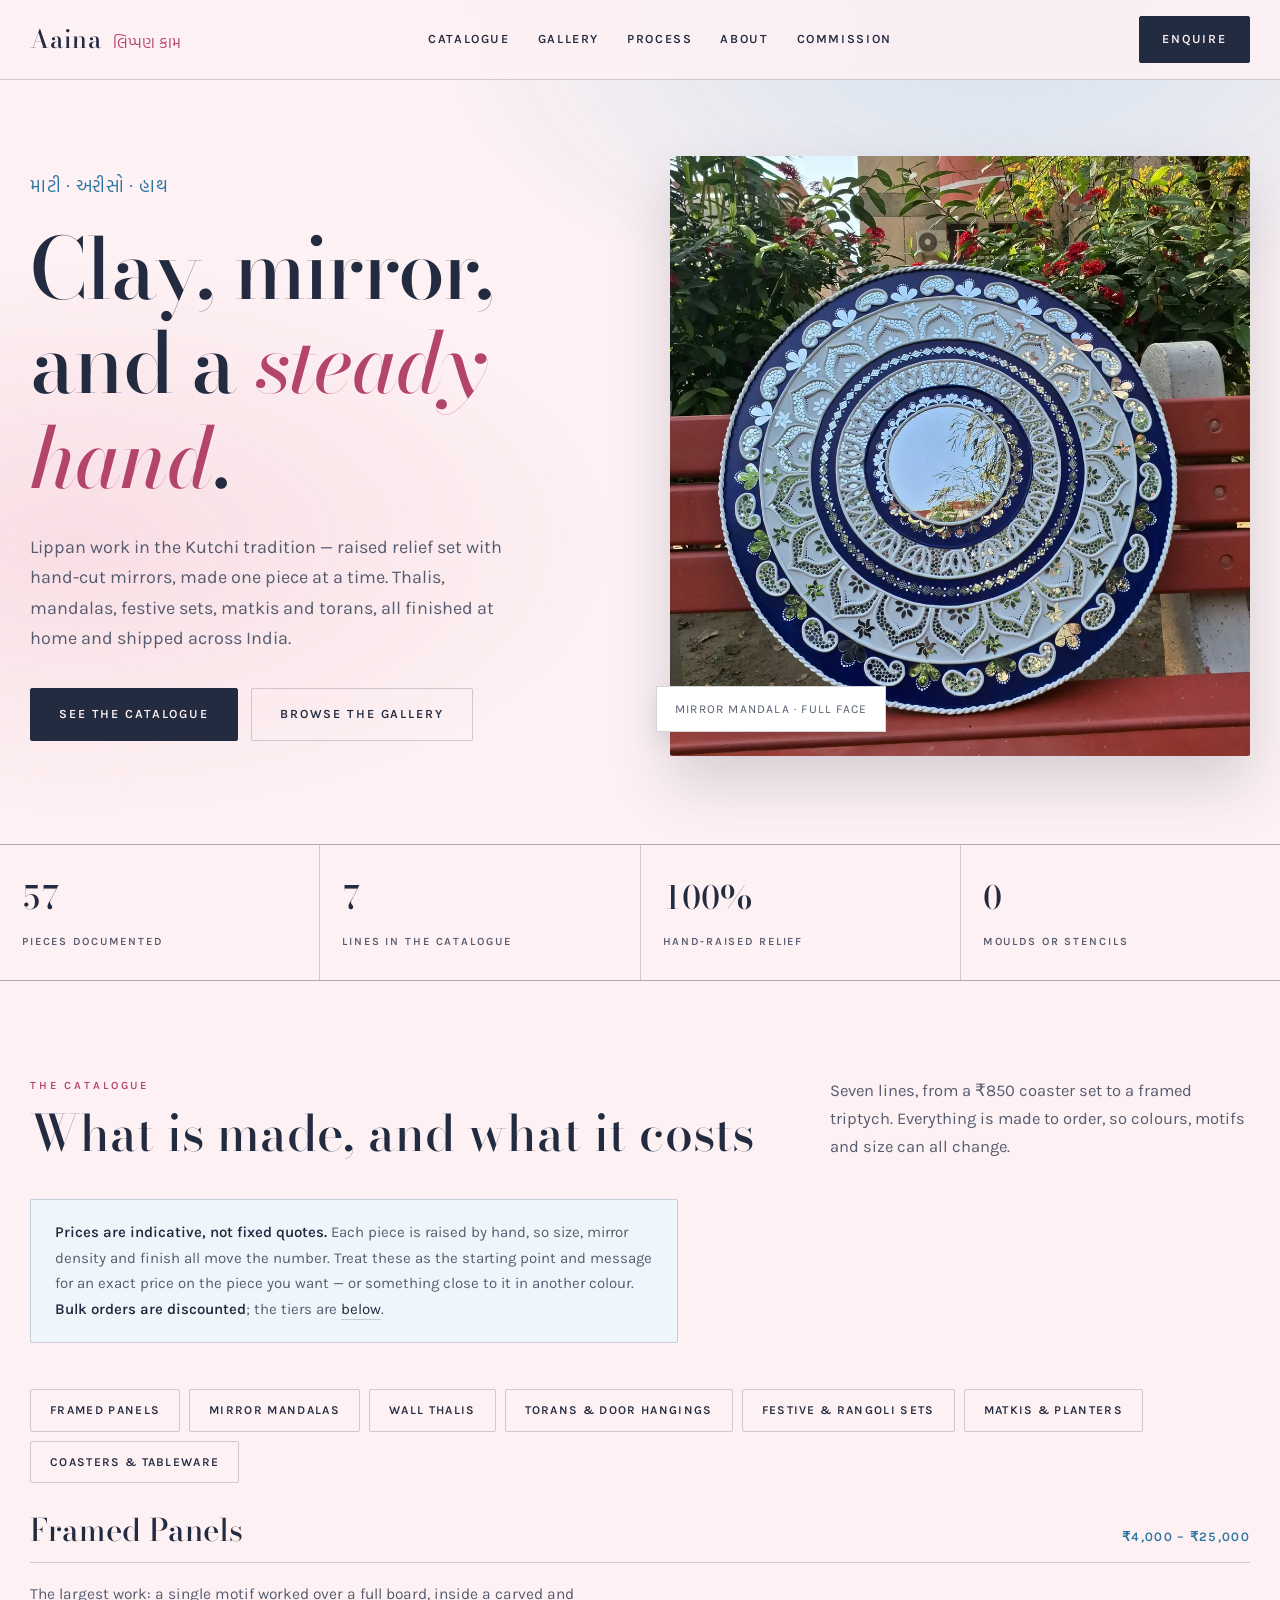
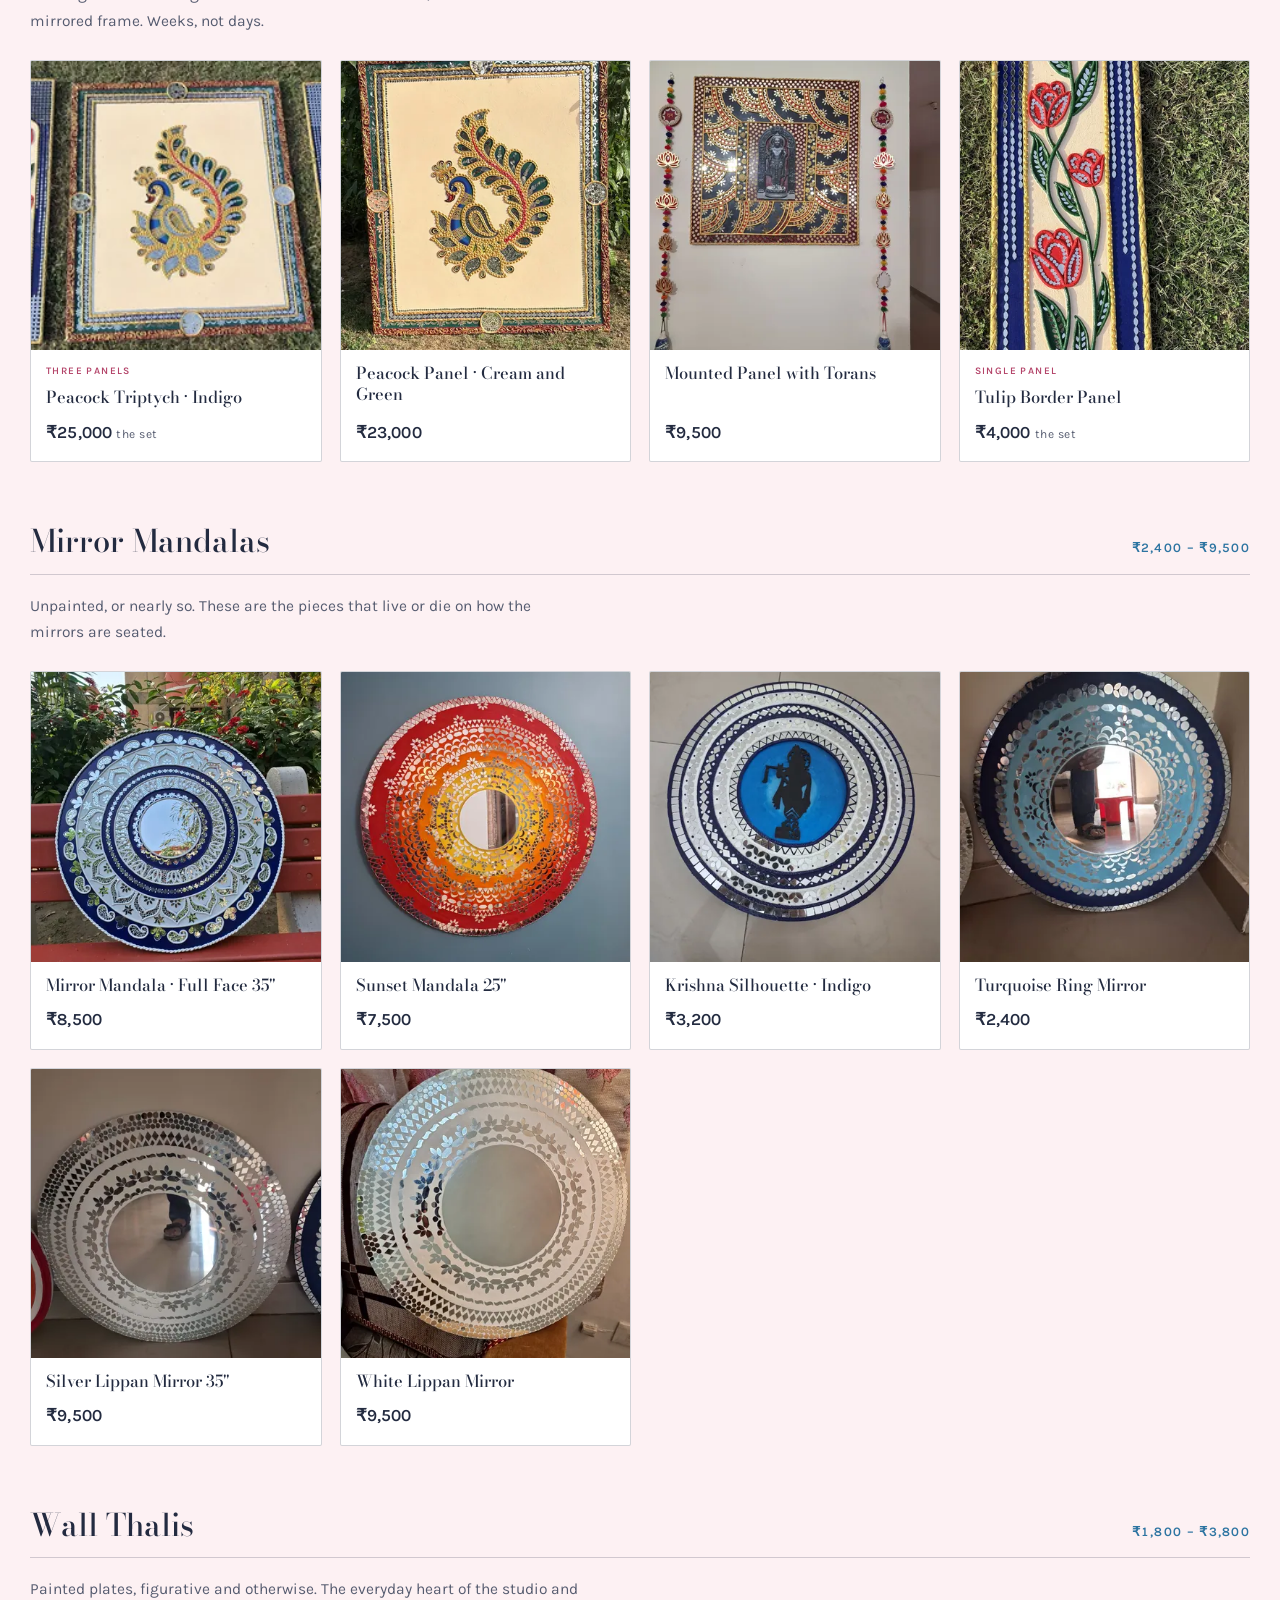
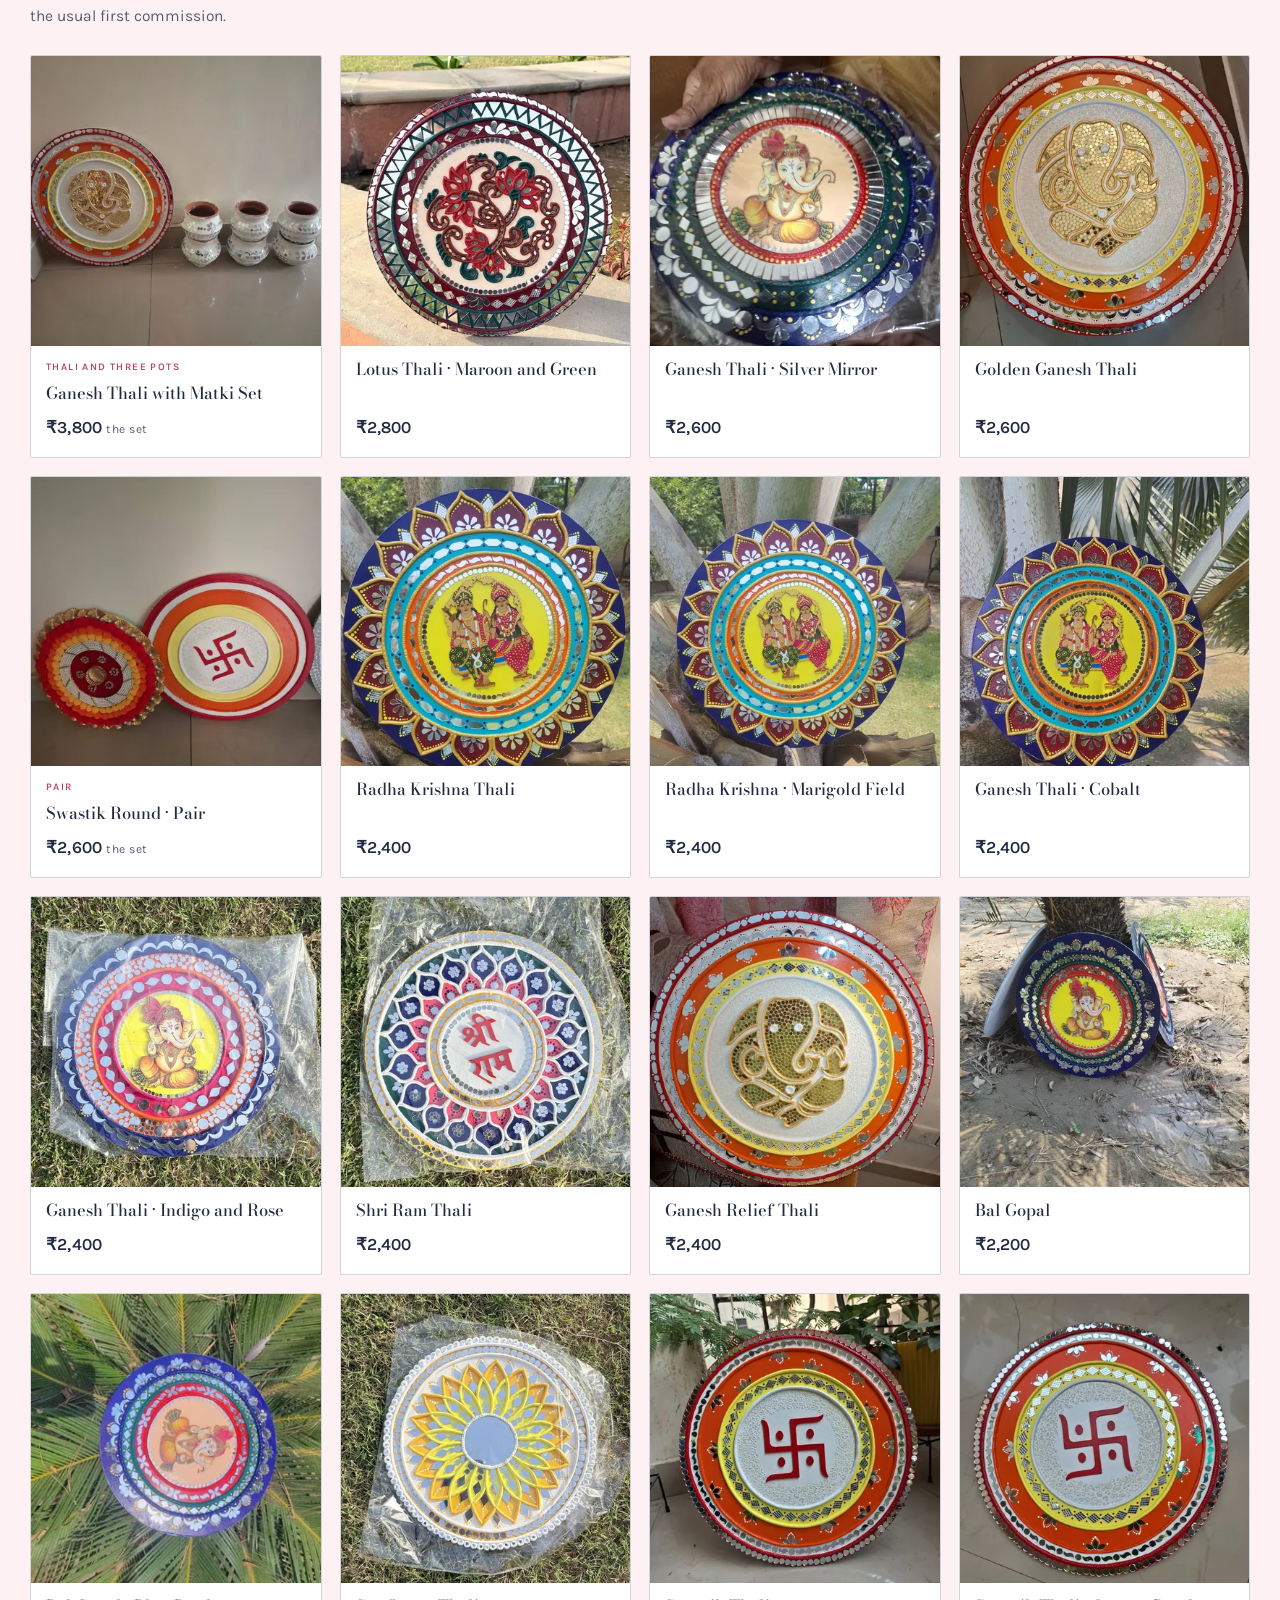
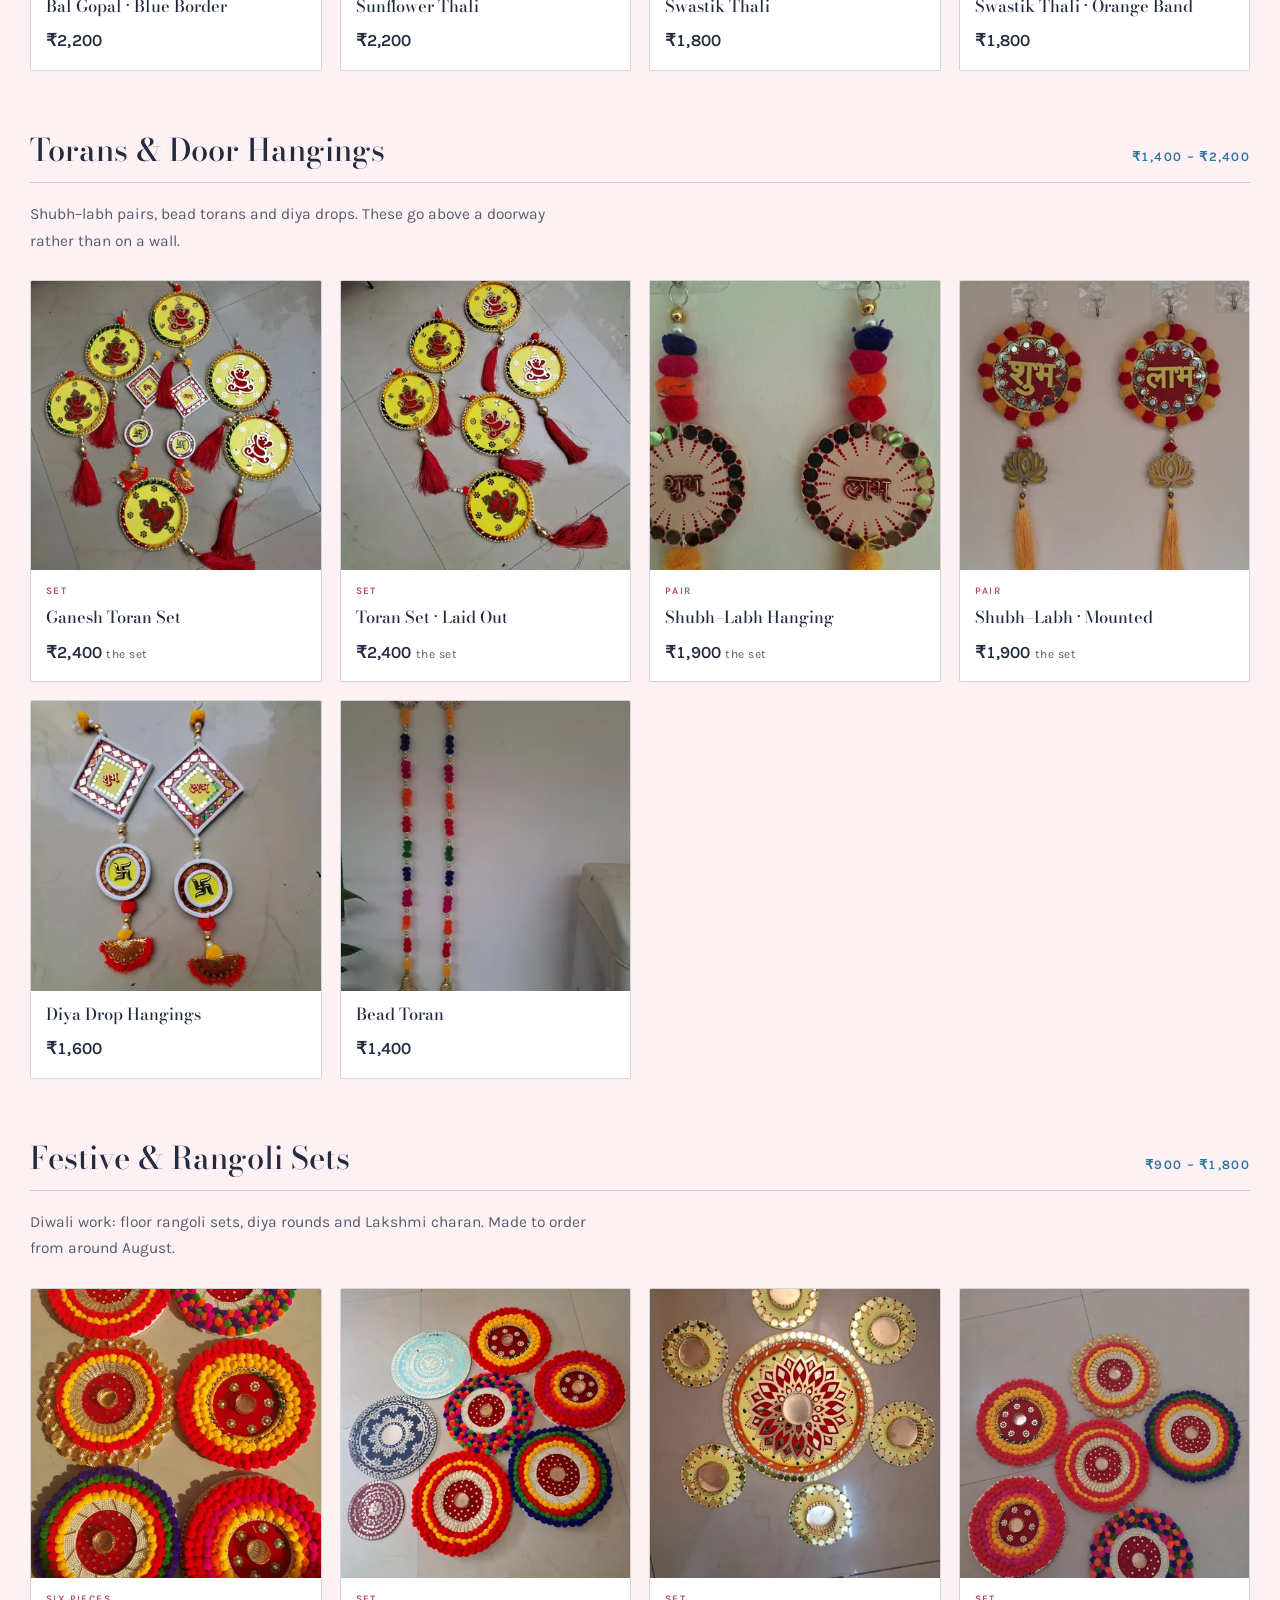
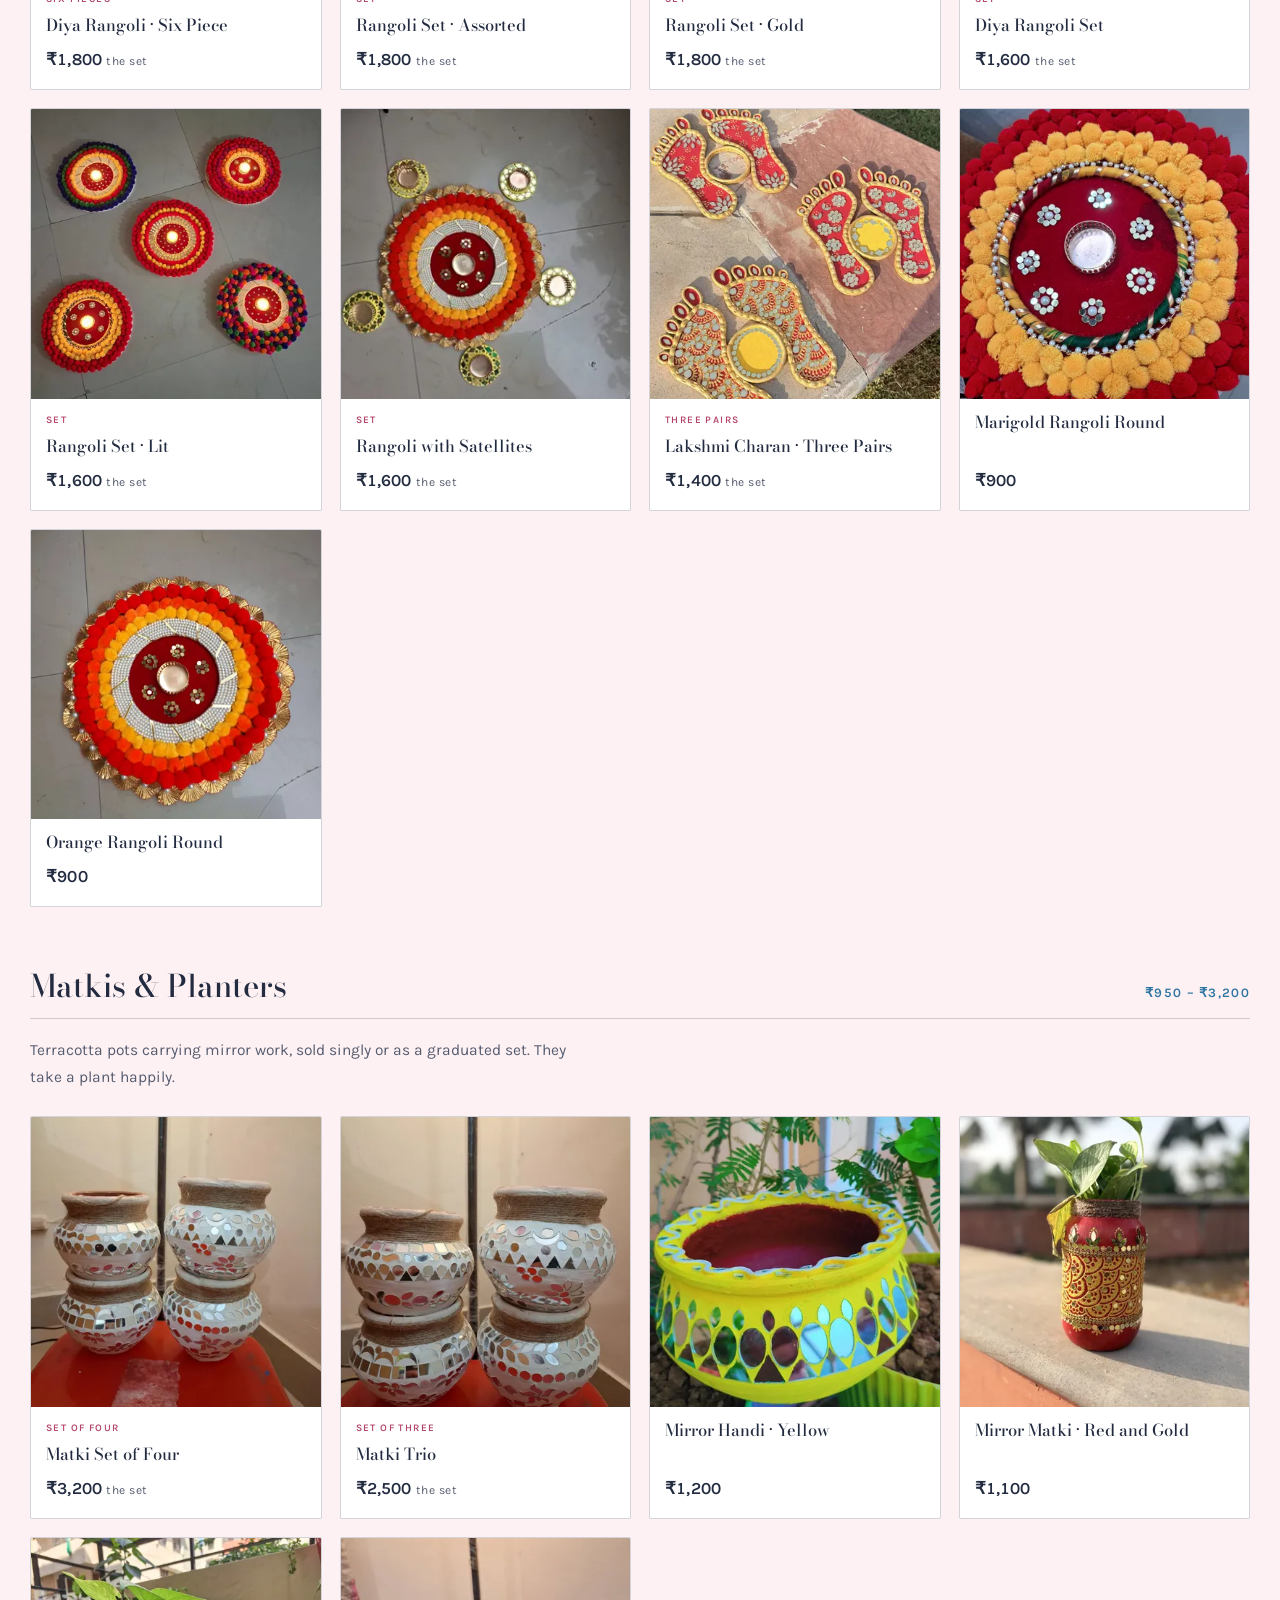
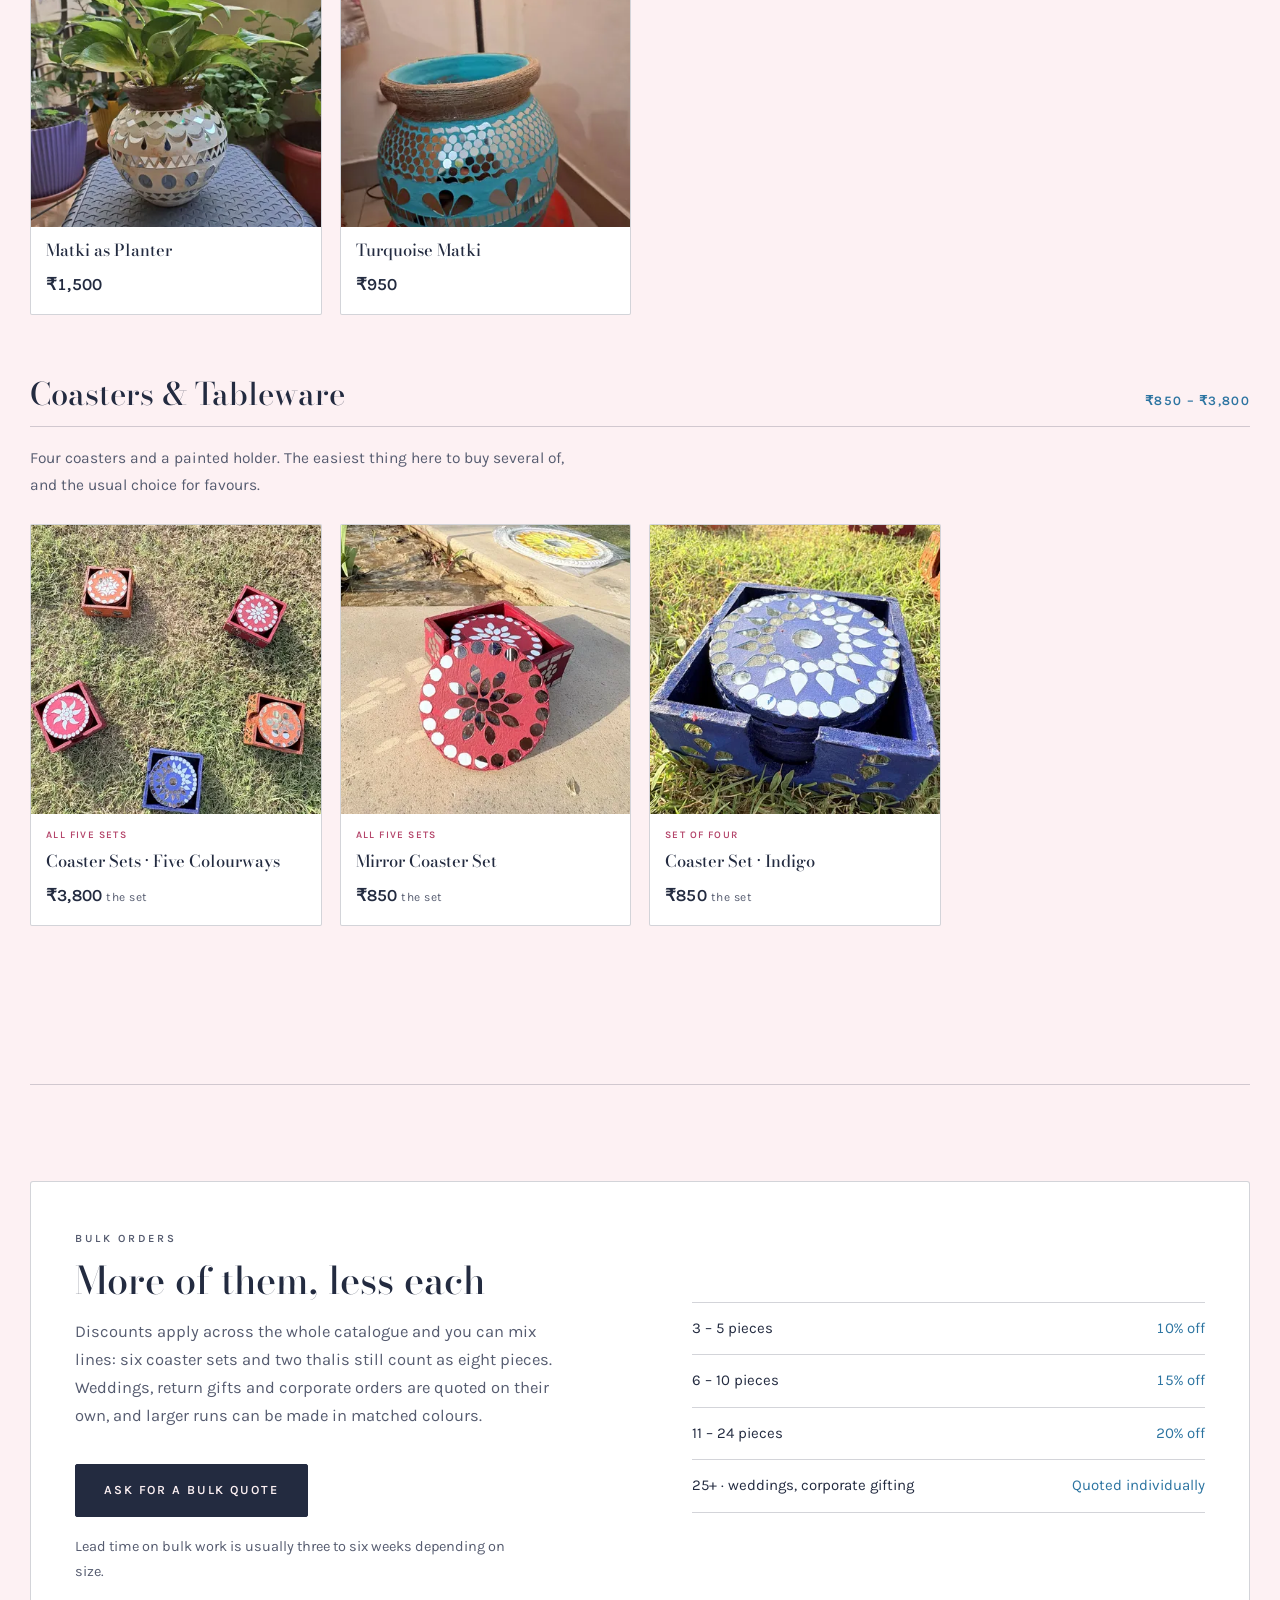
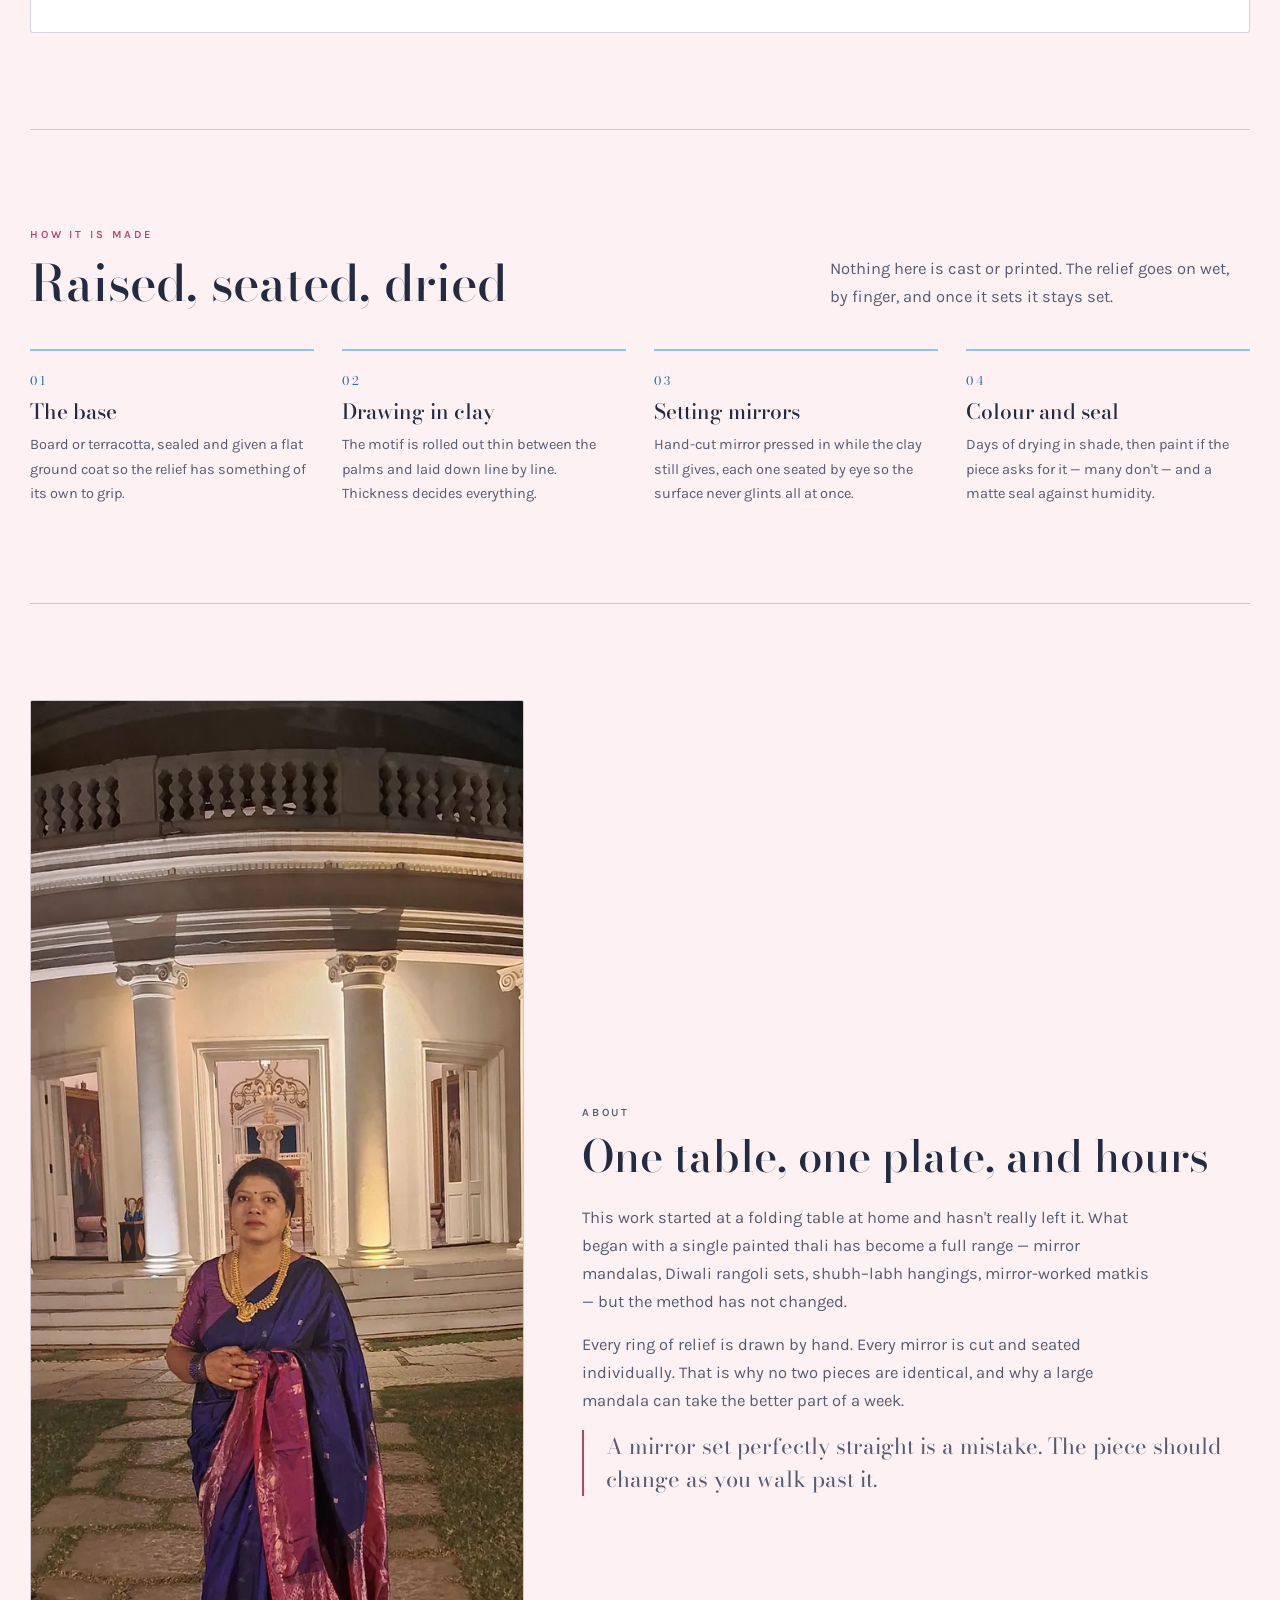
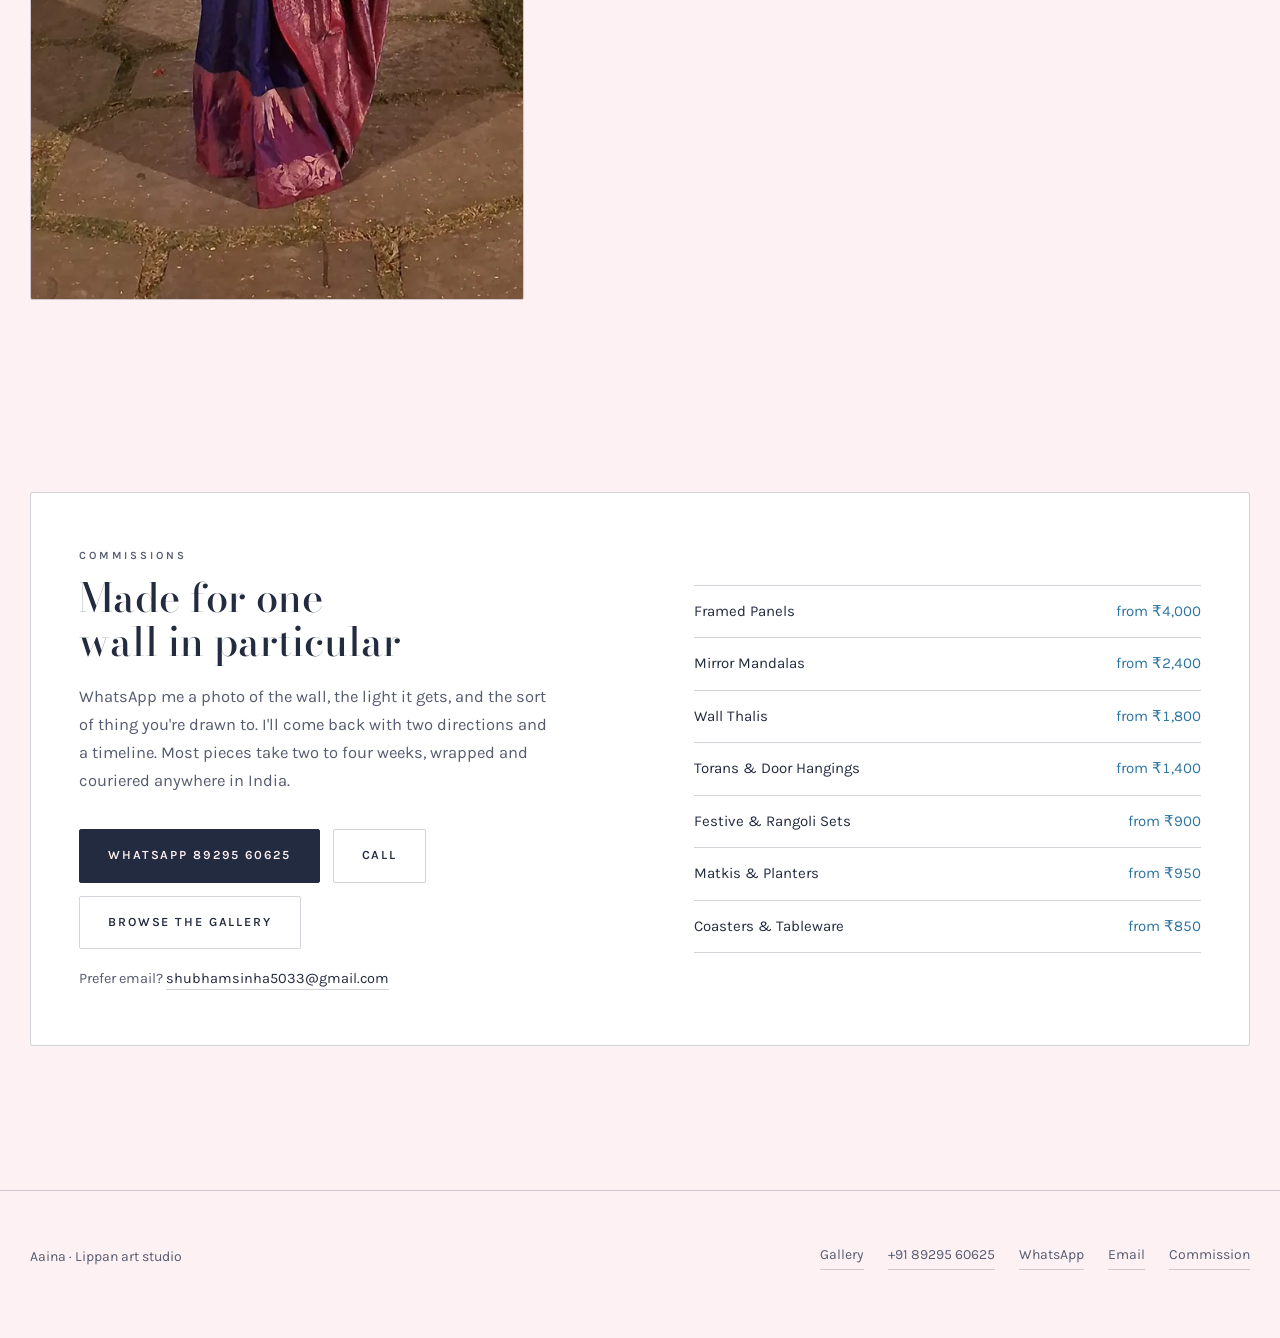
<file: site/index.html>
<!DOCTYPE html>
<html lang="en">
<head>
<meta charset="utf-8">
<meta name="viewport" content="width=device-width, initial-scale=1">
<title>Aaina Lippan Studio</title>
<meta name="description" content="Handmade lippan art from a home studio: mirror mandalas, painted thalis, festive rangoli sets, matkis, torans and framed panels. Catalogue with prices; bulk discounts available.">
<link rel="canonical" href="https://aaina.space/">
<link rel="icon" href="/favicon.ico" sizes="any">
<link rel="apple-touch-icon" href="/apple-touch-icon.png">
<meta name="theme-color" content="#FDF1F3">
<meta property="og:type" content="website">
<meta property="og:site_name" content="Aaina Lippan Studio">
<meta property="og:title" content="Aaina — handmade lippan art">
<meta property="og:description" content="Handmade lippan art from a home studio: mirror mandalas, painted thalis, festive rangoli sets, matkis and torans. Every piece raised by hand.">
<meta property="og:url" content="https://aaina.space/">
<meta property="og:image" content="https://aaina.space/og-image.jpg">
<meta property="og:image:width" content="1200">
<meta property="og:image:height" content="630">
<meta name="twitter:card" content="summary_large_image">
<meta name="twitter:title" content="Aaina — handmade lippan art">
<meta name="twitter:description" content="Handmade lippan art from a home studio: mirror mandalas, painted thalis, festive rangoli sets, matkis and torans. Every piece raised by hand.">
<meta name="twitter:image" content="https://aaina.space/og-image.jpg">
<link rel="preconnect" href="https://fonts.googleapis.com">
<link rel="preconnect" href="https://fonts.gstatic.com" crossorigin>
<link rel="stylesheet" href="https://fonts.googleapis.com/css2?family=Bodoni+Moda:opsz,wght@6..96,400;6..96,500&family=Hind+Vadodara:wght@400;600&family=Karla:wght@300;400;600&display=swap">
<link rel="stylesheet" href="style.css">
</head>
<body id="top">

<header>
  <div class="wrap nav">
    <a class="brand" href="#top"><b>Aaina</b><i>લિપ્પણ કામ</i></a>
    <nav><ul>
      <li><a href="#catalogue">Catalogue</a></li>
      <li><a href="gallery.html">Gallery</a></li>
      <li><a href="#process">Process</a></li>
      <li><a href="#about">About</a></li>
      <li><a href="#commission">Commission</a></li>
    </ul></nav>
    <a class="btn" href="#commission" style="padding:12px 22px">Enquire</a>
  </div>
</header>

<main>
  <div class="wrap">
    <section class="hero">
      <div>
        <p class="deva">માટી · અરીસો · હાથ</p>
        <h1>Clay, mirror,<br>and a <em>steady hand</em>.</h1>
        <p class="lede">Lippan work in the Kutchi tradition — raised relief set with hand-cut mirrors, made one piece at a time. Thalis, mandalas, festive sets, matkis and torans, all finished at home and shipped across India.</p>
        <div class="cta">
          <a class="btn" href="#catalogue">See the catalogue</a>
          <a class="btn ghost" href="gallery.html">Browse the gallery</a>
        </div>
      </div>
      <figure class="hero-fig" style="margin:0">
        <picture>
          <source type="image/webp" sizes="(max-width:900px) 92vw, 46vw"
                  srcset="img/full/p44-1100.webp 1100w, img/full/p44-1800.webp 1800w">
          <img id="heroImg" src="img/full/p44.jpg" alt="Navy and chalk-white lippan mirror mandala" width="1200" height="1200">
        </picture>
        <figcaption>Mirror Mandala · Full Face</figcaption>
      </figure>
    </section>
  </div>

  <div class="strip">
    <div><b id="statPieces">—</b><small>Pieces documented</small></div>
    <div><b id="statLines">—</b><small>Lines in the catalogue</small></div>
    <div><b>100%</b><small>Hand-raised relief</small></div>
    <div><b>0</b><small>Moulds or stencils</small></div>
  </div>

  <div class="wrap">
    <section id="catalogue">
      <div class="sec-head">
        <div>
          <p class="eyebrow">The catalogue</p>
          <h2>What is made, and what it costs</h2>
        </div>
        <p>Seven lines, from a ₹850 coaster set to a framed triptych. Everything is made to order, so colours, motifs and size can all change.</p>
      </div>

      <p class="pricenote">
        <b>Prices are indicative, not fixed quotes.</b> Each piece is raised by hand, so size,
        mirror density and finish all move the number. Treat these as the starting point and
        message for an exact price on the piece you want — or something close to it in another
        colour. <b>Bulk orders are discounted</b>; the tiers are <a href="#bulk" style="color:var(--ink)">below</a>.
      </p>

      <div class="filters" id="jump"></div>
      <div id="lines"></div>
    </section>

    <hr class="rule">

    <section id="bulk">
      <div class="bulk">
        <div>
          <p class="eyebrow">Bulk orders</p>
          <h2>More of them, less each</h2>
          <p>Discounts apply across the whole catalogue and you can mix lines: six coaster sets and two thalis still count as eight pieces. Weddings, return gifts and corporate orders are quoted on their own, and larger runs can be made in matched colours.</p>
          <div class="cta">
            <a class="btn" href="https://wa.me/918929560625?text=Hi%2C%20I%27d%20like%20a%20quote%20for%20a%20bulk%20lippan%20order." target="_blank" rel="noopener">Ask for a bulk quote</a>
          </div>
          <p class="or-email">Lead time on bulk work is usually three to six weeks depending on size.</p>
        </div>
        <div class="tiers" id="bulkTiers"></div>
      </div>
    </section>

    <hr class="rule">

    <section id="process">
      <div class="sec-head">
        <div>
          <p class="eyebrow">How it is made</p>
          <h2>Raised, seated, dried</h2>
        </div>
        <p>Nothing here is cast or printed. The relief goes on wet, by finger, and once it sets it stays set.</p>
      </div>
      <div class="steps">
        <div class="step"><div class="n">01</div><h3>The base</h3><p>Board or terracotta, sealed and given a flat ground coat so the relief has something of its own to grip.</p></div>
        <div class="step"><div class="n">02</div><h3>Drawing in clay</h3><p>The motif is rolled out thin between the palms and laid down line by line. Thickness decides everything.</p></div>
        <div class="step"><div class="n">03</div><h3>Setting mirrors</h3><p>Hand-cut mirror pressed in while the clay still gives, each one seated by eye so the surface never glints all at once.</p></div>
        <div class="step"><div class="n">04</div><h3>Colour and seal</h3><p>Days of drying in shade, then paint if the piece asks for it — many don't — and a matte seal against humidity.</p></div>
      </div>
    </section>

    <hr class="rule">

    <section id="about">
      <div class="about">
        <picture>
          <source type="image/webp" sizes="(max-width:880px) 92vw, 38vw"
                  srcset="img/about/artist-1100.webp 1100w, img/about/artist-1800.webp 1800w">
          <img src="img/about/artist.jpg" alt="The artist" width="900" height="1200">
        </picture>
        <div>
          <p class="eyebrow">About</p>
          <h2>One table, one plate, and hours</h2>
          <p>This work started at a folding table at home and hasn't really left it. What began with a single painted thali has become a full range — mirror mandalas, Diwali rangoli sets, shubh–labh hangings, mirror-worked matkis — but the method has not changed.</p>
          <p>Every ring of relief is drawn by hand. Every mirror is cut and seated individually. That is why no two pieces are identical, and why a large mandala can take the better part of a week.</p>
          <p class="quote">A mirror set perfectly straight is a mistake. The piece should change as you walk past it.</p>
        </div>
      </div>
    </section>

    <section id="commission">
      <div class="comm">
        <div>
          <p class="eyebrow">Commissions</p>
          <h2>Made for one wall in particular</h2>
          <p>WhatsApp me a photo of the wall, the light it gets, and the sort of thing you're drawn to. I'll come back with two directions and a timeline. Most pieces take two to four weeks, wrapped and couriered anywhere in India.</p>
          <div class="cta">
            <a class="btn" href="https://wa.me/918929560625?text=Hi%2C%20I%20saw%20your%20lippan%20work%20and%20would%20like%20to%20commission%20a%20piece." target="_blank" rel="noopener">WhatsApp 89295 60625</a>
            <a class="btn ghost" href="tel:+918929560625">Call</a>
            <a class="btn ghost" href="gallery.html">Browse the gallery</a>
          </div>
          <p class="or-email">Prefer email? <a href="mailto:shubhamsinha5033@gmail.com?subject=Lippan%20commission%20enquiry">shubhamsinha5033@gmail.com</a></p>
        </div>
        <div class="tiers" id="commTiers"></div>
      </div>
    </section>
  </div>

  <footer>
    <div class="wrap foot">
      <div>Aaina · Lippan art studio</div>
      <nav>
        <a href="gallery.html">Gallery</a>
        <a href="tel:+918929560625">+91 89295 60625</a>
        <a href="https://wa.me/918929560625" target="_blank" rel="noopener">WhatsApp</a>
        <a href="mailto:shubhamsinha5033@gmail.com">Email</a>
        <a href="#commission">Commission</a>
      </nav>
    </div>
  </footer>
</main>

<script src="works.js"></script>
<script src="catalog.js"></script>
<script>
const rs = n => "₹" + n.toLocaleString("en-IN");
const esc = s => String(s).replace(/[&<>"]/g, c => ({"&":"&amp;","<":"&lt;",">":"&gt;","\"":"&quot;"}[c]));
const range = l => { const p = l.items.map(i => i.p); return [Math.min(...p), Math.max(...p)]; };

document.getElementById("statPieces").textContent = WORKS.length;
document.getElementById("statLines").textContent  = CATALOG.length;

/* jump chips */
document.getElementById("jump").innerHTML = CATALOG.map(l =>
  `<a class="chip" href="#${l.id}">${esc(l.name)}</a>`).join("");

/* the catalogue itself */
document.getElementById("lines").innerHTML = CATALOG.map(l => {
  const [lo, hi] = range(l);
  return `<div class="line" id="${l.id}">
    <div class="line-head">
      <h3>${esc(l.name)}</h3>
      <span class="range">${lo === hi ? rs(lo) : rs(lo) + " – " + rs(hi)}</span>
    </div>
    <p class="line-blurb">${esc(l.blurb)}</p>
    <div class="items">${l.items.map(i => `
      <article class="item">
        <picture>
          <source type="image/webp"
                  sizes="(max-width:420px) 92vw, (max-width:760px) 46vw, (max-width:1040px) 30vw, 280px"
                  srcset="img/thumb/${i.s}-400.webp 400w, img/thumb/${i.s}-800.webp 800w">
          <img src="img/thumb/${i.s}.jpg" alt="${esc(i.t)}" loading="lazy" decoding="async">
        </picture>
        <div class="body">
          ${i.k ? `<span class="tag">${esc(i.k)}</span>` : ""}
          <span class="name">${esc(i.t)}</span>
          <span class="price">${rs(i.p)}${i.k ? " <small>the set</small>" : ""}</span>
        </div>
      </article>`).join("")}</div>
  </div>`;
}).join("");

/* bulk tiers */
document.getElementById("bulkTiers").innerHTML = BULK.map(t =>
  `<div class="tier"><span>${esc(t.q)}</span><span>${esc(t.d)}</span></div>`).join("");

/* commission: starting price per line, straight off the catalogue */
document.getElementById("commTiers").innerHTML = CATALOG.map(l =>
  `<div class="tier"><span>${esc(l.name)}</span><span>from ${rs(range(l)[0])}</span></div>`).join("");
</script>
</body>
</html>
</file>
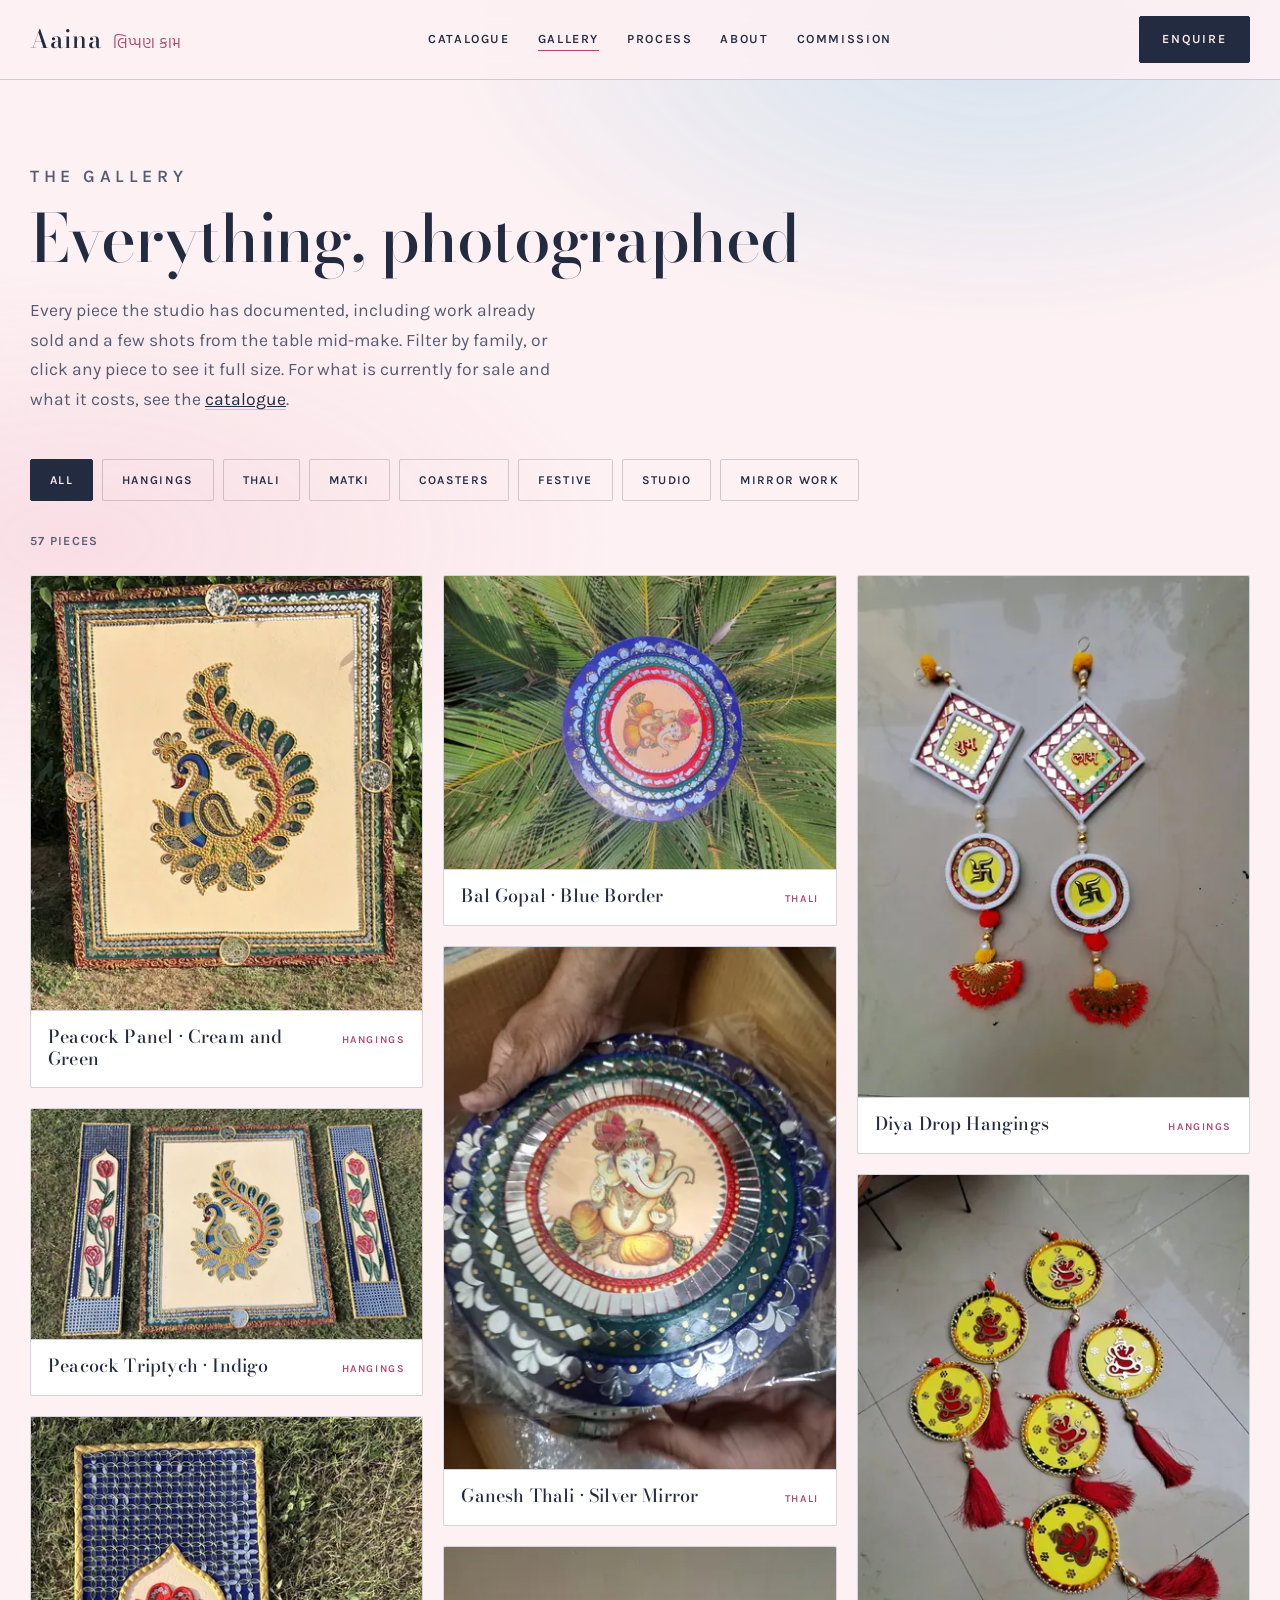
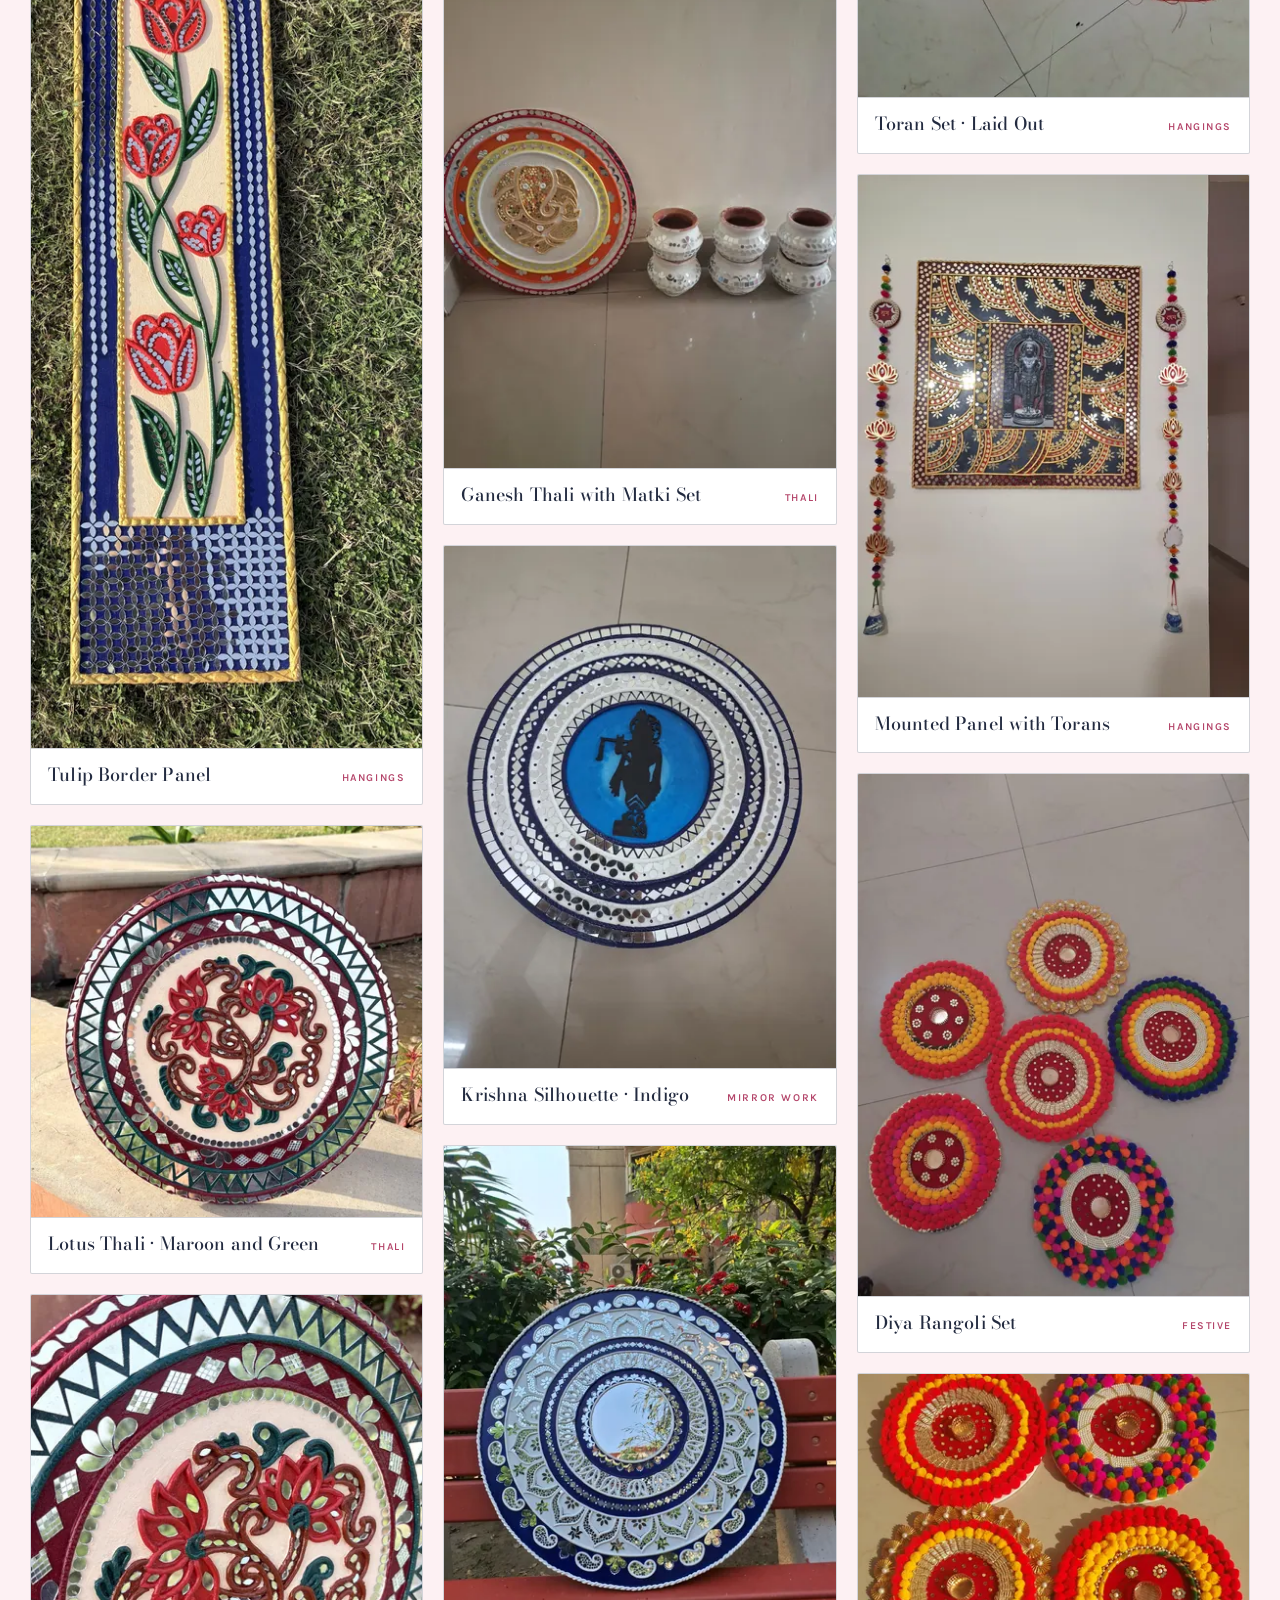
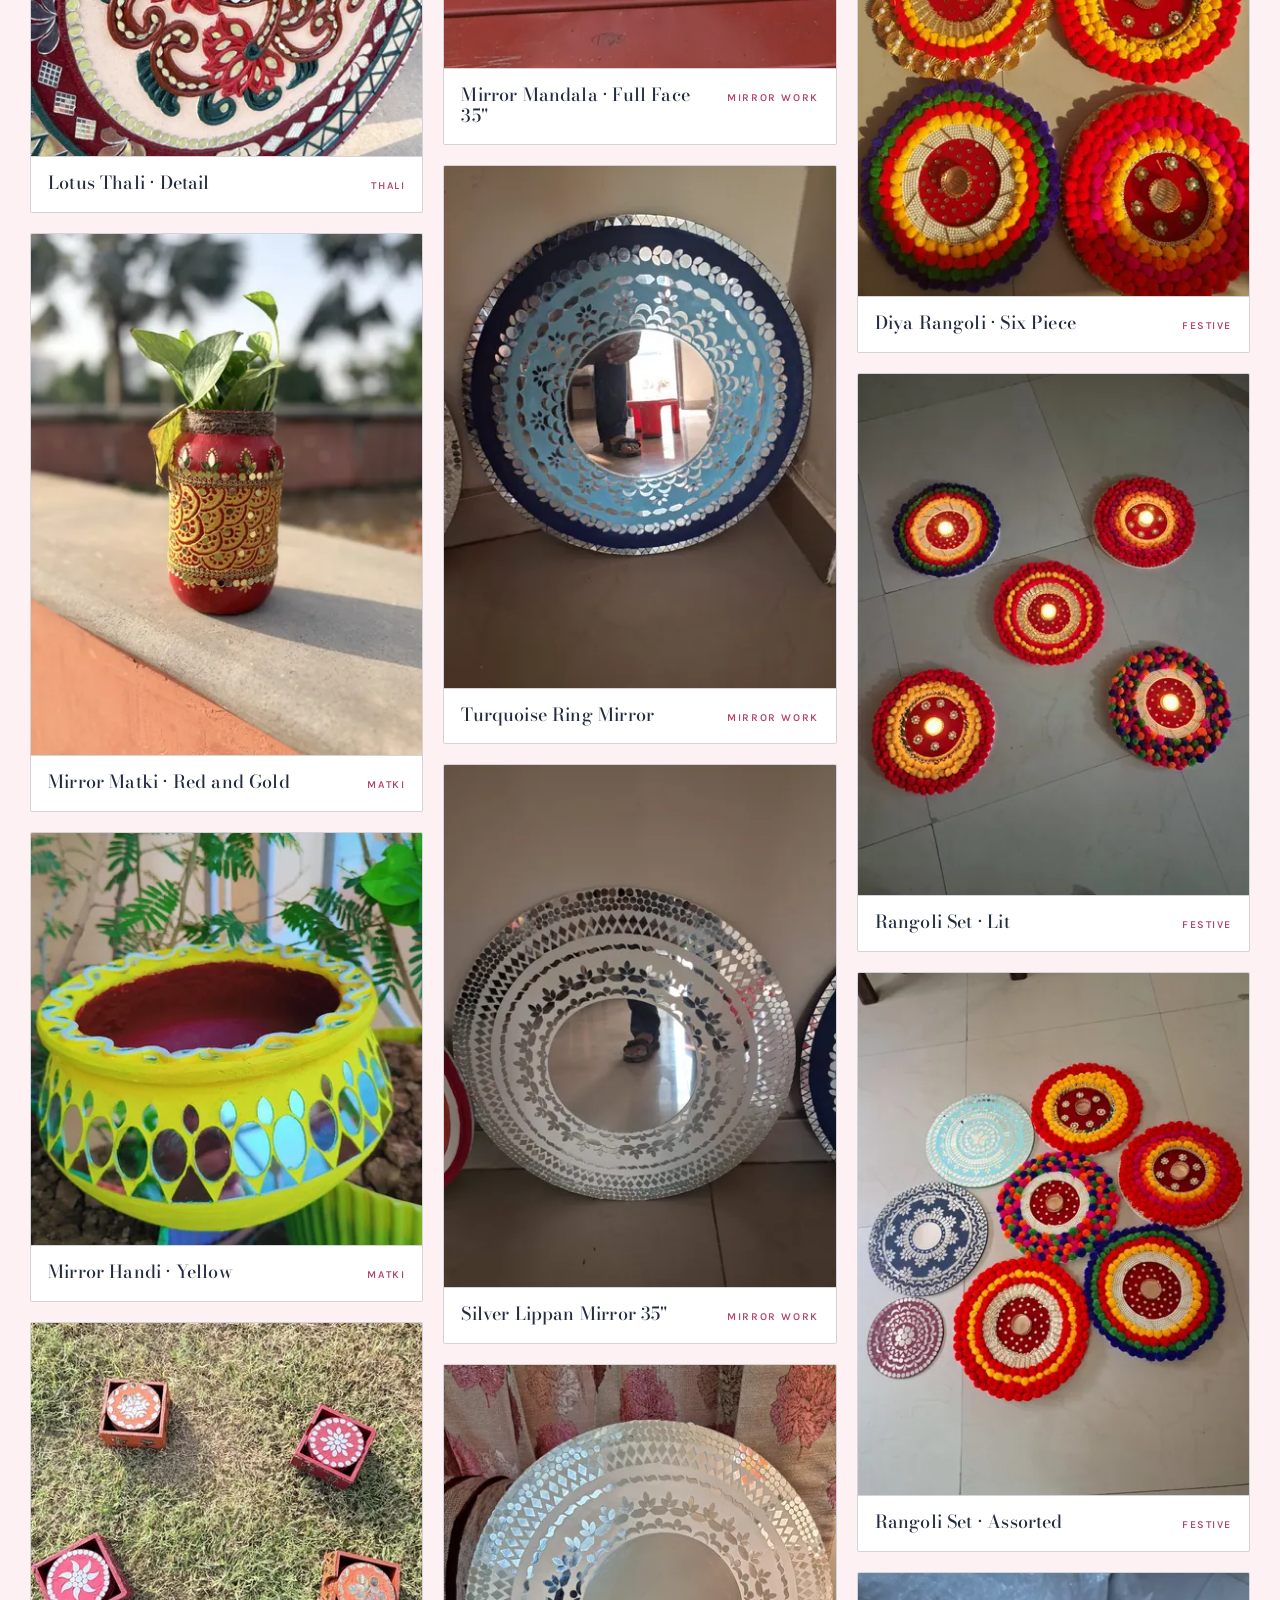
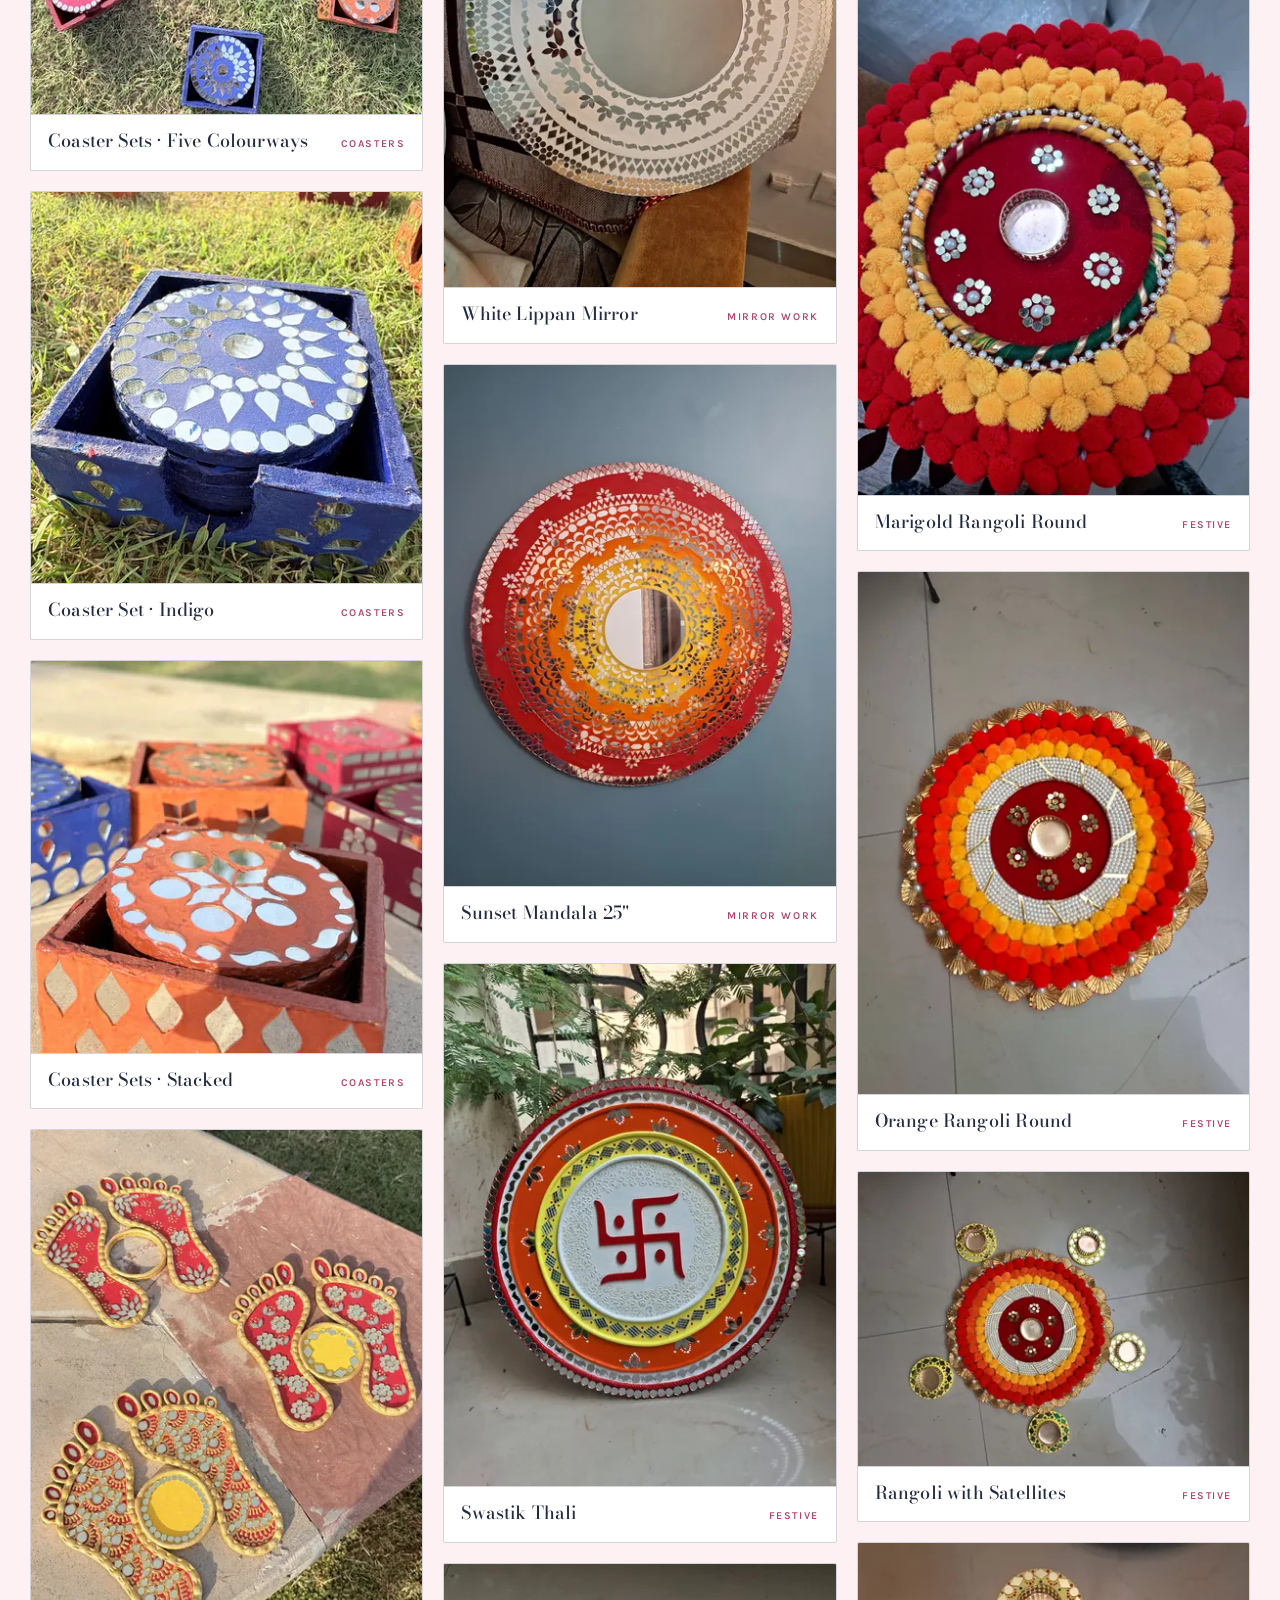
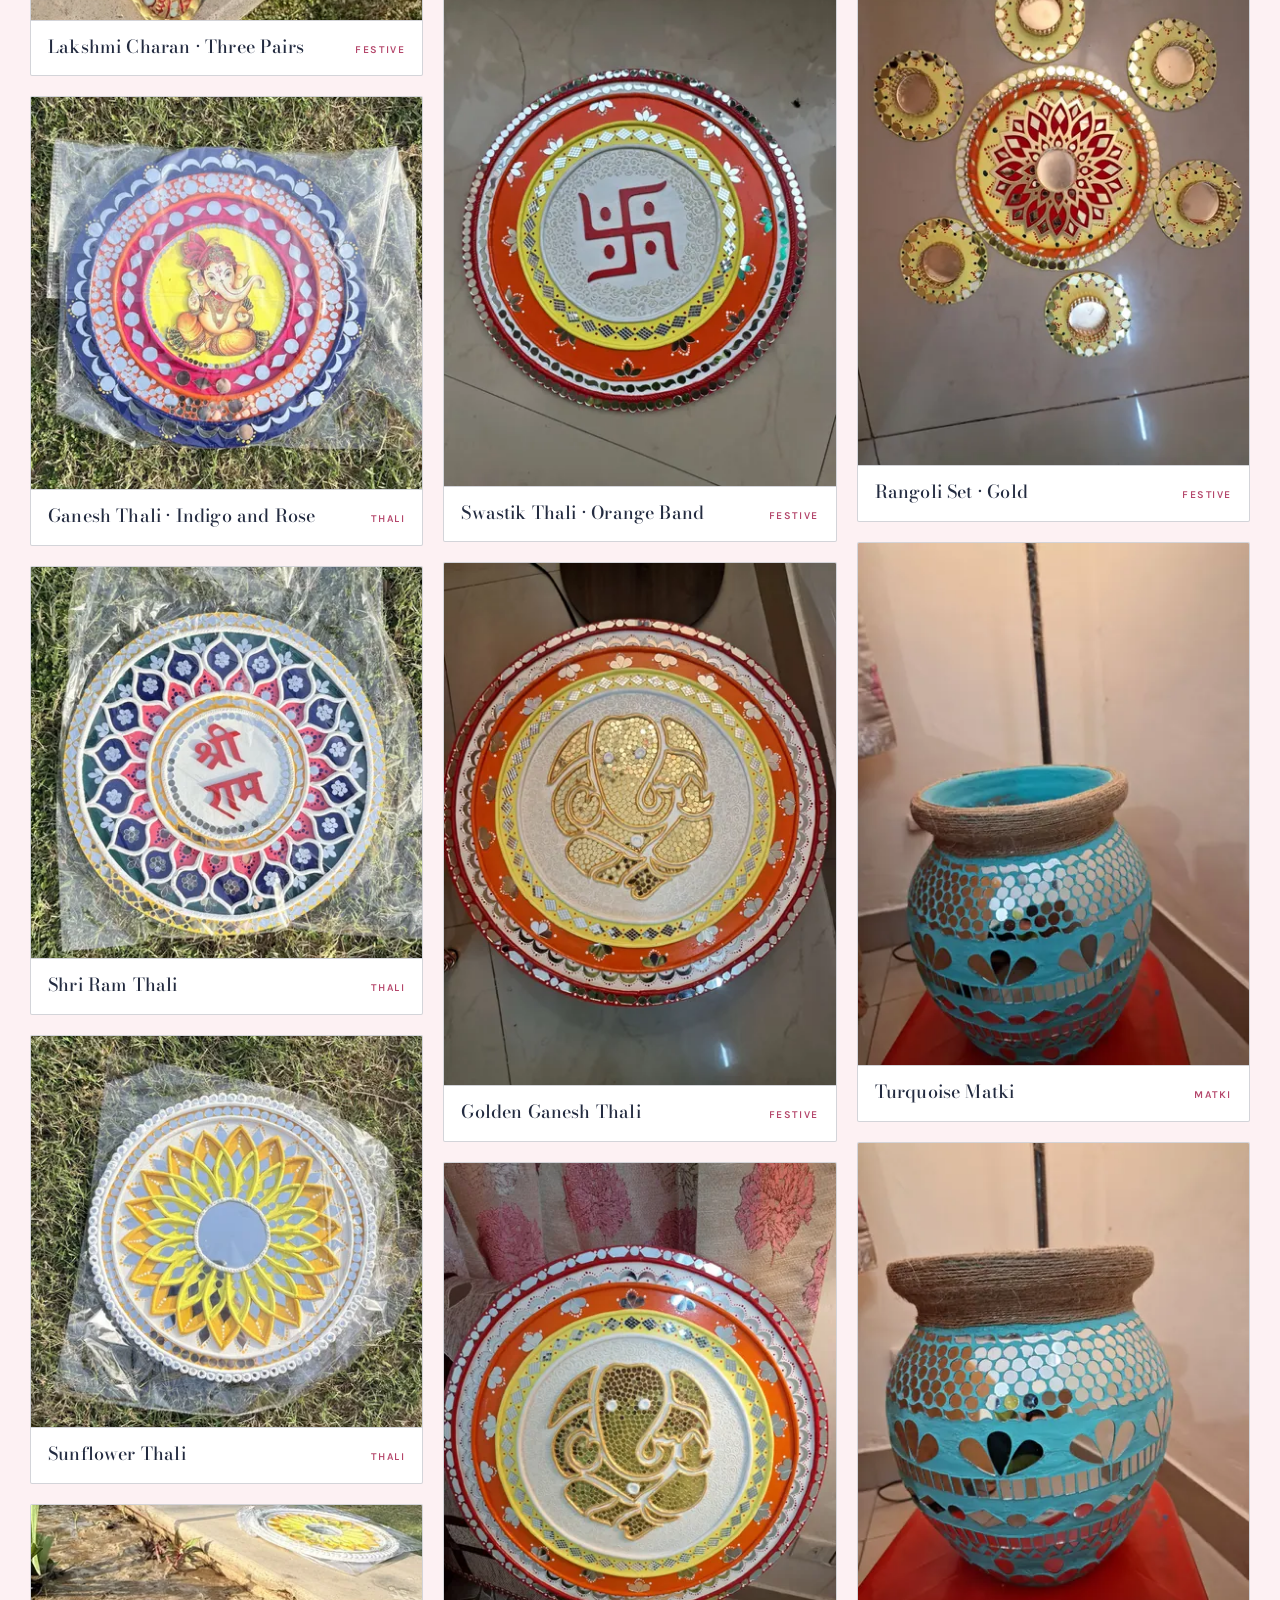
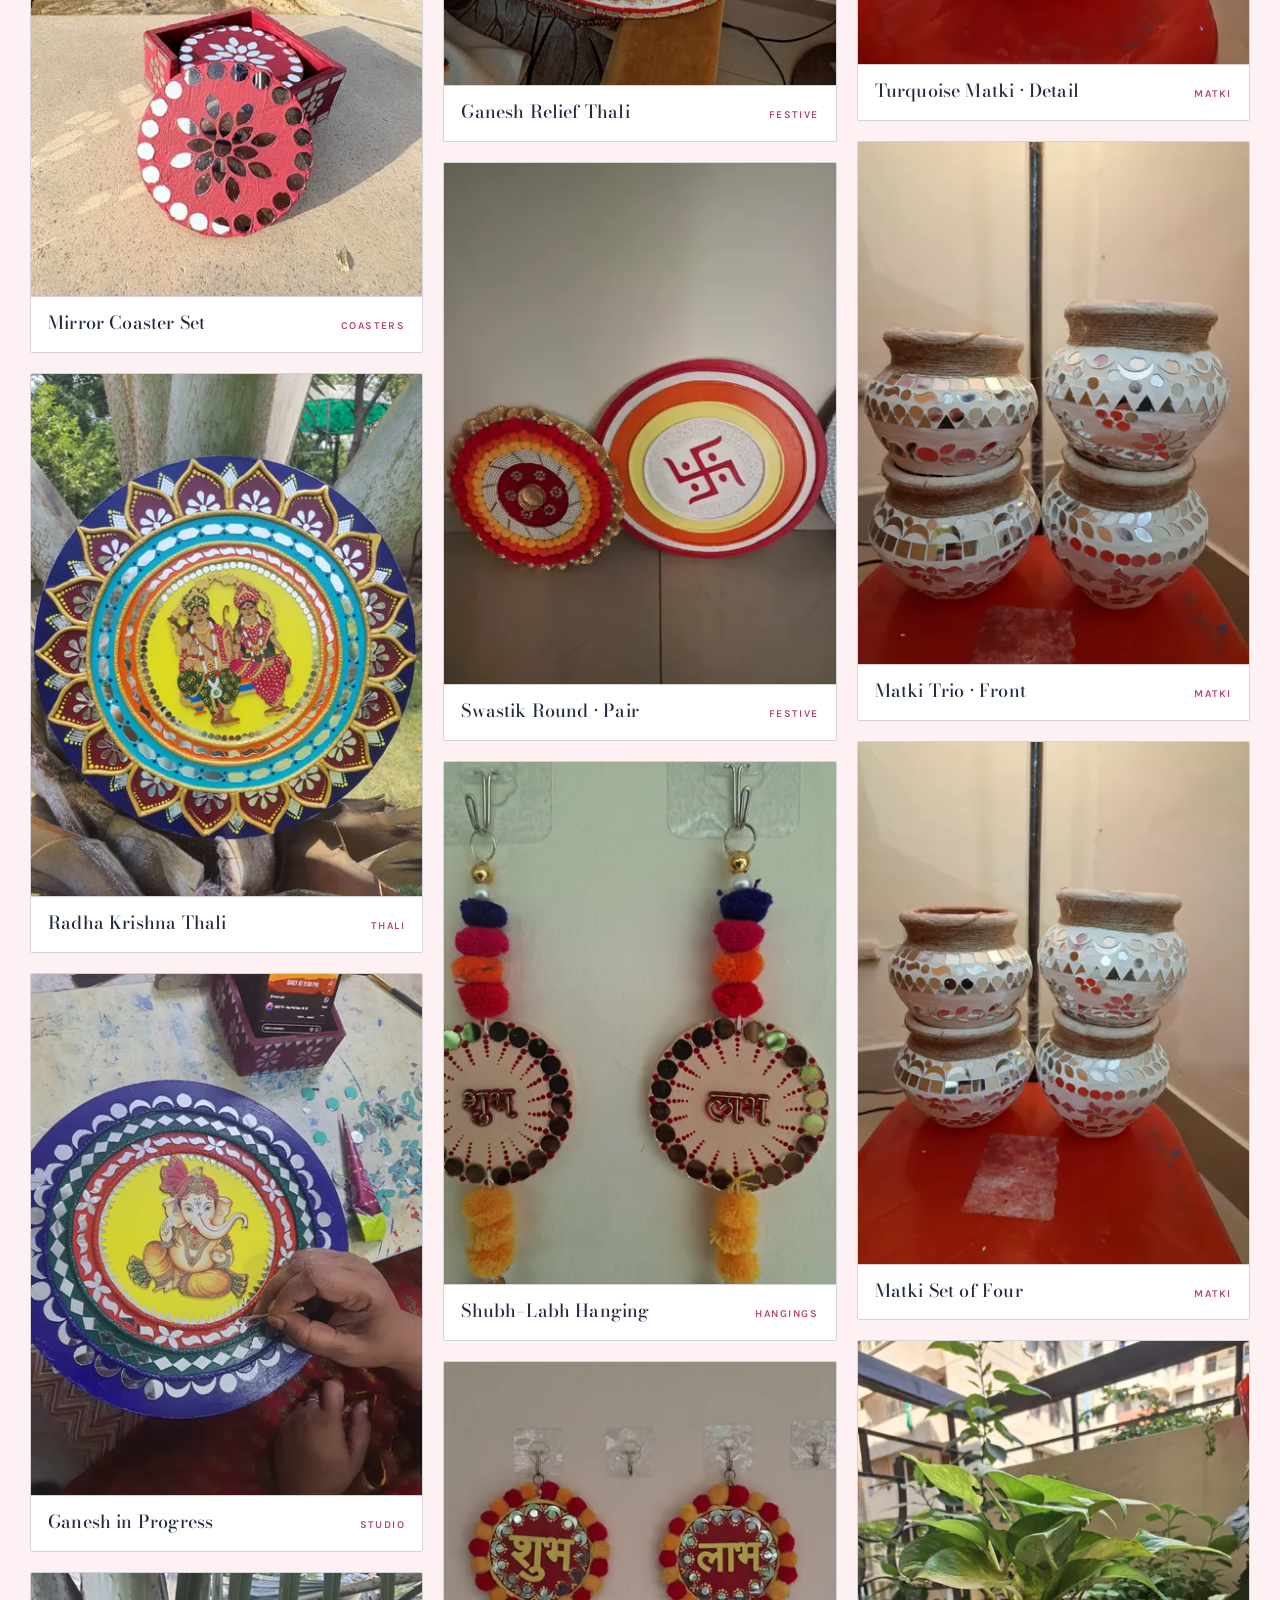
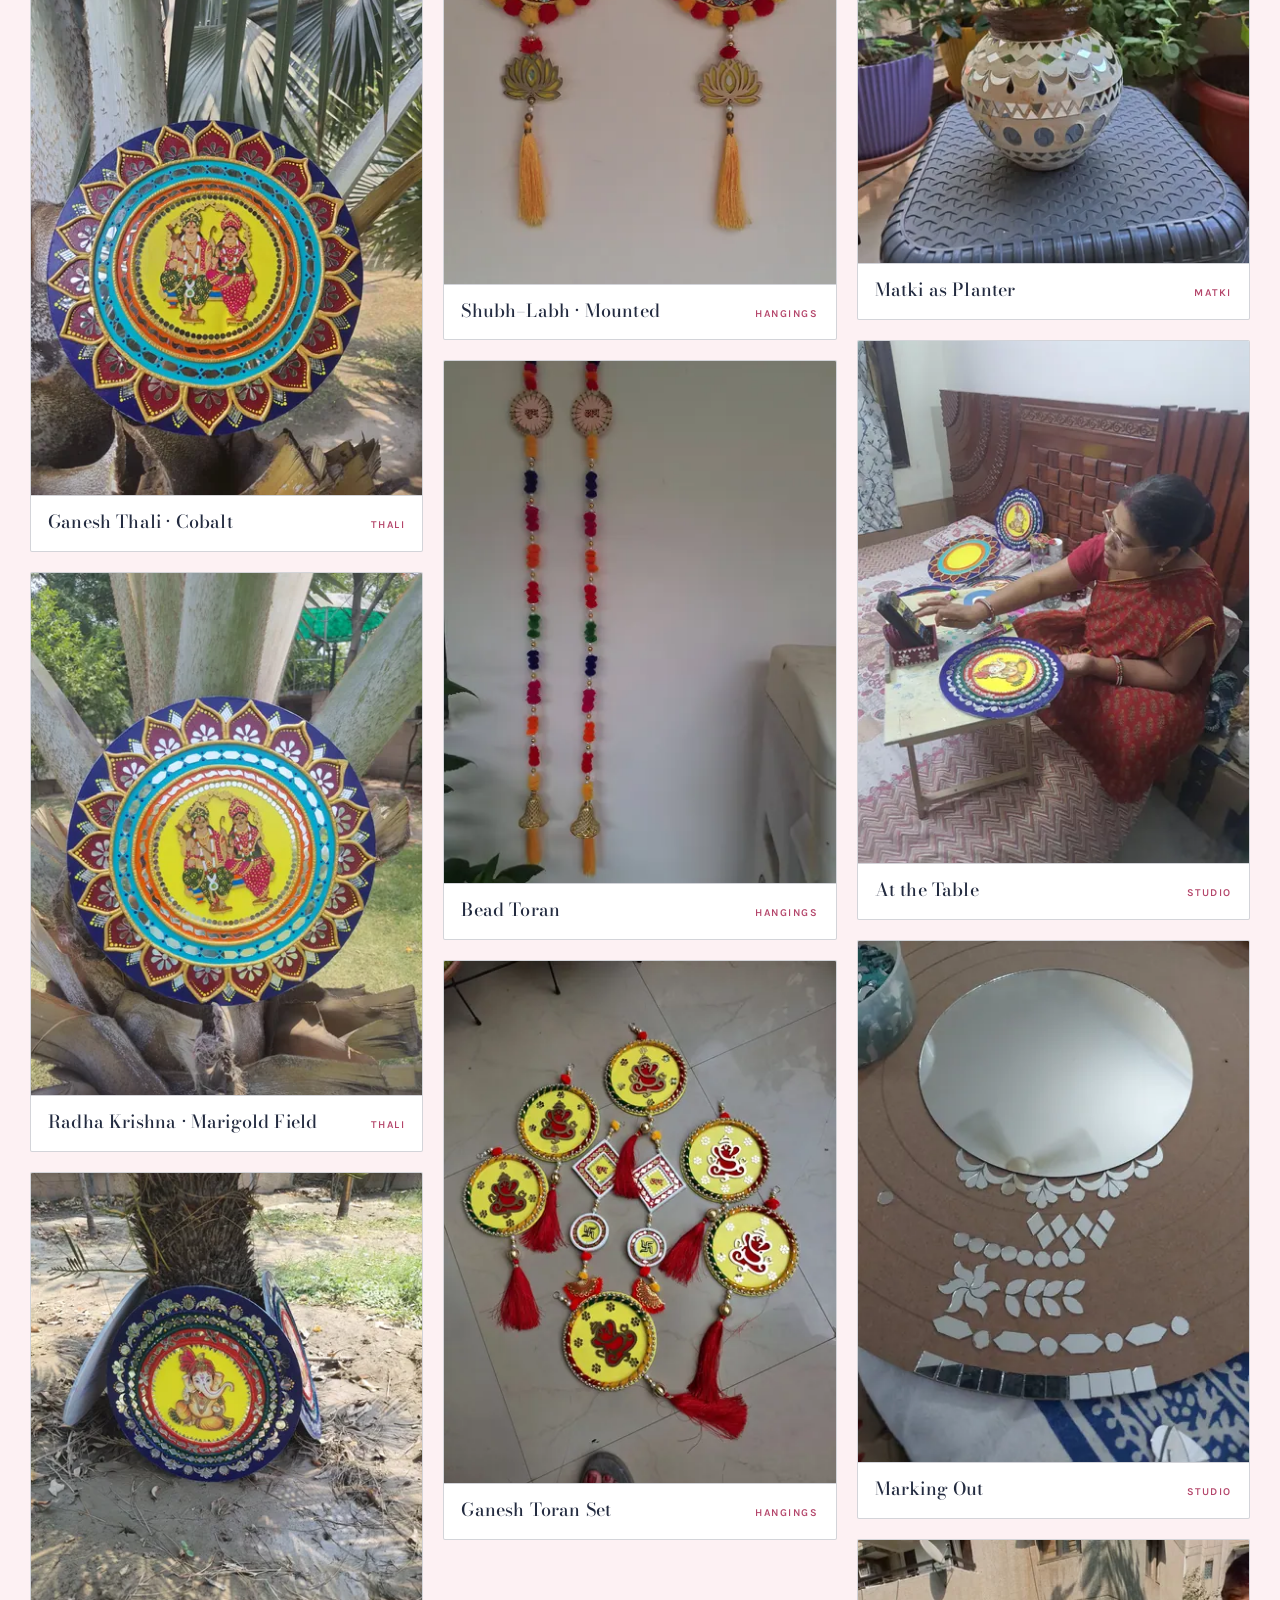
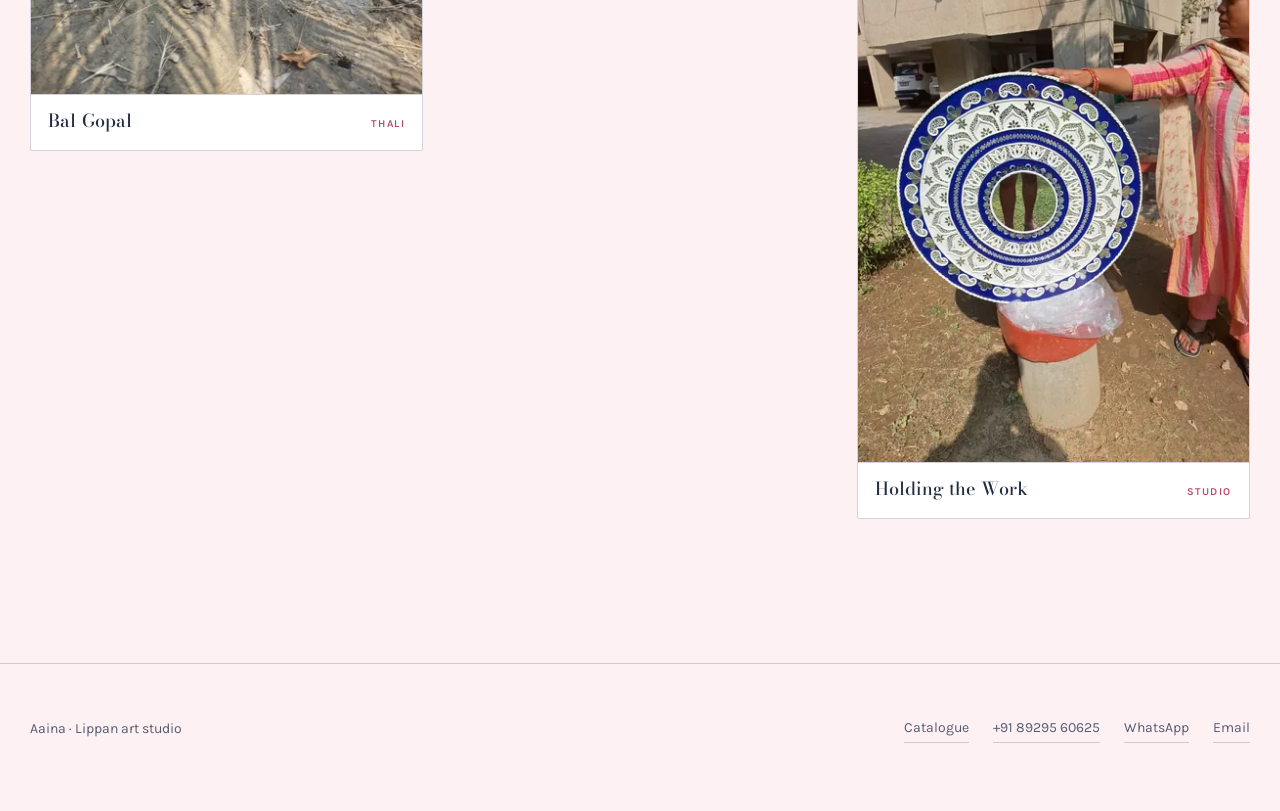
<file: site/gallery.html>
<!DOCTYPE html>
<html lang="en">
<head>
<meta charset="utf-8">
<meta name="viewport" content="width=device-width, initial-scale=1">
<title>Gallery · Aaina Lippan Studio</title>
<meta name="description" content="Every lippan piece from the Aaina studio, photographed: mirror mandalas, painted thalis, festive rangoli sets, matkis, torans and framed panels.">
<link rel="canonical" href="https://aaina.space/gallery.html">
<link rel="icon" href="/favicon.ico" sizes="any">
<link rel="apple-touch-icon" href="/apple-touch-icon.png">
<meta name="theme-color" content="#FDF1F3">
<meta property="og:type" content="website">
<meta property="og:site_name" content="Aaina Lippan Studio">
<meta property="og:title" content="Gallery — Aaina lippan art">
<meta property="og:description" content="Every lippan piece from the Aaina studio, photographed.">
<meta property="og:url" content="https://aaina.space/gallery.html">
<meta property="og:image" content="https://aaina.space/og-image.jpg">
<meta property="og:image:width" content="1200">
<meta property="og:image:height" content="630">
<meta name="twitter:card" content="summary_large_image">
<meta name="twitter:title" content="Gallery — Aaina lippan art">
<meta name="twitter:description" content="Every lippan piece from the Aaina studio, photographed.">
<meta name="twitter:image" content="https://aaina.space/og-image.jpg">
<link rel="preconnect" href="https://fonts.googleapis.com">
<link rel="preconnect" href="https://fonts.gstatic.com" crossorigin>
<link rel="stylesheet" href="https://fonts.googleapis.com/css2?family=Bodoni+Moda:opsz,wght@6..96,400;6..96,500&family=Hind+Vadodara:wght@400;600&family=Karla:wght@300;400;600&display=swap">
<link rel="stylesheet" href="style.css">
</head>
<body id="top">

<header>
  <div class="wrap nav">
    <a class="brand" href="index.html"><b>Aaina</b><i>લિપ્પણ કામ</i></a>
    <nav><ul>
      <li><a href="index.html#catalogue">Catalogue</a></li>
      <li><a href="gallery.html" aria-current="page">Gallery</a></li>
      <li><a href="index.html#process">Process</a></li>
      <li><a href="index.html#about">About</a></li>
      <li><a href="index.html#commission">Commission</a></li>
    </ul></nav>
    <a class="btn" href="index.html#commission" style="padding:12px 22px">Enquire</a>
  </div>
</header>

<main>
  <div class="wrap">
    <section class="pagehead" style="padding-bottom:0">
      <p class="eyebrow">The gallery</p>
      <h1>Everything, photographed</h1>
      <p>Every piece the studio has documented, including work already sold and a few shots from the table mid-make. Filter by family, or click any piece to see it full size. For what is currently for sale and what it costs, see the <a href="index.html#catalogue" style="color:var(--ink);border-bottom:1px solid var(--line)">catalogue</a>.</p>
    </section>

    <section id="work" style="padding-top:44px">
      <div class="filters" id="filters"></div>
      <p class="count" id="count"></p>
      <div class="gallery" id="gallery"></div>
    </section>
  </div>

  <footer>
    <div class="wrap foot">
      <div>Aaina · Lippan art studio</div>
      <nav>
        <a href="index.html#catalogue">Catalogue</a>
        <a href="tel:+918929560625">+91 89295 60625</a>
        <a href="https://wa.me/918929560625" target="_blank" rel="noopener">WhatsApp</a>
        <a href="mailto:shubhamsinha5033@gmail.com">Email</a>
      </nav>
    </div>
  </footer>
</main>

<div class="lb" id="lb" role="dialog" aria-modal="true" aria-label="Artwork detail">
  <button class="lb-close" id="lbClose" aria-label="Close">&#10005;</button>
  <div class="lb-inner">
    <div class="lb-figure">
      <picture>
        <source id="lbSrc" type="image/webp" sizes="(max-width:900px) 92vw, 60vw">
        <!-- 1x1 transparent placeholder: the real src is set when the lightbox
             opens, and a src-less <img> is a broken image until then. -->
        <img id="lbImg" alt=""
             src="[data-uri]">
      </picture>
    </div>
    <div>
      <p class="eyebrow" id="lbCat"></p>
      <h2 id="lbTitle"></h2>
      <p class="note" id="lbNote"></p>
      <div class="lb-arrows">
        <button id="lbPrev">&larr; Previous</button>
        <button id="lbNext">Next &rarr;</button>
      </div>
      <p class="idx" id="lbIdx"></p>
    </div>
  </div>
</div>

<script src="works.js"></script>
<script>
const gallery=document.getElementById("gallery");
/* Reveal on scroll. Cards start faded; anything the observer has not
   reached within a second is shown anyway, so nothing can stay invisible. */
const supportsIO = "IntersectionObserver" in window;
const io = supportsIO ? new IntersectionObserver(es=>es.forEach(e=>{
  if(e.isIntersecting){e.target.classList.add("in");io.unobserve(e.target)}
}),{threshold:0,rootMargin:"200px 0px 200px 0px"}) : null;
function showAll(){document.querySelectorAll(".reveal:not(.in)").forEach(el=>el.classList.add("in"))}
function observe(){
  if(!io){showAll();return}
  document.querySelectorAll(".reveal:not(.in)").forEach((el,i)=>{
    el.style.transitionDelay=(i%6)*55+"ms"; io.observe(el);
  });
  clearTimeout(observe.t); observe.t=setTimeout(showAll,1000);
}

const cats=["All",...Array.from(new Set(WORKS.map(w=>w.c)))];
let view=WORKS.slice();

document.getElementById("filters").innerHTML=cats.map((c,i)=>
  `<button class="chip" data-cat="${c}" aria-pressed="${i===0}">${c}</button>`).join("");

function paint(cat){
  view=cat==="All"?WORKS.slice():WORKS.filter(w=>w.c===cat);
  document.getElementById("count").textContent=
    view.length+(view.length===1?" piece":" pieces")+(cat==="All"?"":" · "+cat);
  gallery.innerHTML=view.map((w,i)=>`
    <button class="card reveal" data-i="${i}" aria-label="${w.t}">
      <picture>
        <source type="image/webp" sizes="(max-width:620px) 92vw, (max-width:1000px) 46vw, 400px"
                srcset="img/thumb/${w.s}-400.webp 400w, img/thumb/${w.s}-800.webp 800w">
        <img src="img/thumb/${w.s}.jpg" alt="${w.t}" loading="lazy" decoding="async" style="aspect-ratio:${w.r}">
      </picture>
      <span class="glint"></span>
      <span class="meta"><span class="ttl">${w.t}</span><span class="cat">${w.c}</span></span>
    </button>`).join("");
  observe();
}

function select(cat){
  document.querySelectorAll(".chip").forEach(c=>c.setAttribute("aria-pressed",String(c.dataset.cat===cat)));
  paint(cat);
}

document.getElementById("filters").addEventListener("click",e=>{
  const b=e.target.closest(".chip"); if(!b) return;
  select(b.dataset.cat);
  /* Keep the URL shareable without firing hashchange and repainting twice. */
  history.replaceState(null,"",b.dataset.cat==="All"?location.pathname:"#"+encodeURIComponent(b.dataset.cat));
});

/* A category can be pre-selected by URL: gallery.html#Matki. Read it on load
   AND on hashchange — a link to a different hash on this same page is a
   same-document navigation, so without the listener nothing would happen. */
function fromHash(){
  const wanted=decodeURIComponent(location.hash.slice(1));
  return cats.find(c=>c.toLowerCase()===wanted.toLowerCase())||"All";
}
select(fromHash());
addEventListener("hashchange",()=>select(fromHash()));

/* lightbox */
const lb=document.getElementById("lb"); let cur=0;
function open(i){
  cur=(i+view.length)%view.length; const w=view[cur];
  const img=document.getElementById("lbImg");
  document.getElementById("lbSrc").srcset=
    `img/full/${w.s}-1100.webp 1100w, img/full/${w.s}-1800.webp 1800w`;
  img.src="img/full/"+w.s+".jpg"; img.alt=w.t;
  document.getElementById("lbCat").textContent=w.c;
  document.getElementById("lbTitle").textContent=w.t;
  document.getElementById("lbNote").textContent=w.n;
  document.getElementById("lbIdx").textContent=(cur+1)+" / "+view.length;
  lb.classList.add("open"); document.body.style.overflow="hidden";
}
function close(){lb.classList.remove("open"); document.body.style.overflow="";}
gallery.addEventListener("click",e=>{const c=e.target.closest(".card"); if(c) open(+c.dataset.i)});
document.getElementById("lbClose").onclick=close;
document.getElementById("lbPrev").onclick=()=>open(cur-1);
document.getElementById("lbNext").onclick=()=>open(cur+1);
lb.addEventListener("click",e=>{if(e.target===lb) close()});
addEventListener("keydown",e=>{
  if(!lb.classList.contains("open")) return;
  if(e.key==="Escape") close();
  else if(e.key==="ArrowRight") open(cur+1);
  else if(e.key==="ArrowLeft") open(cur-1);
});
</script>
</body>
</html>
</file>
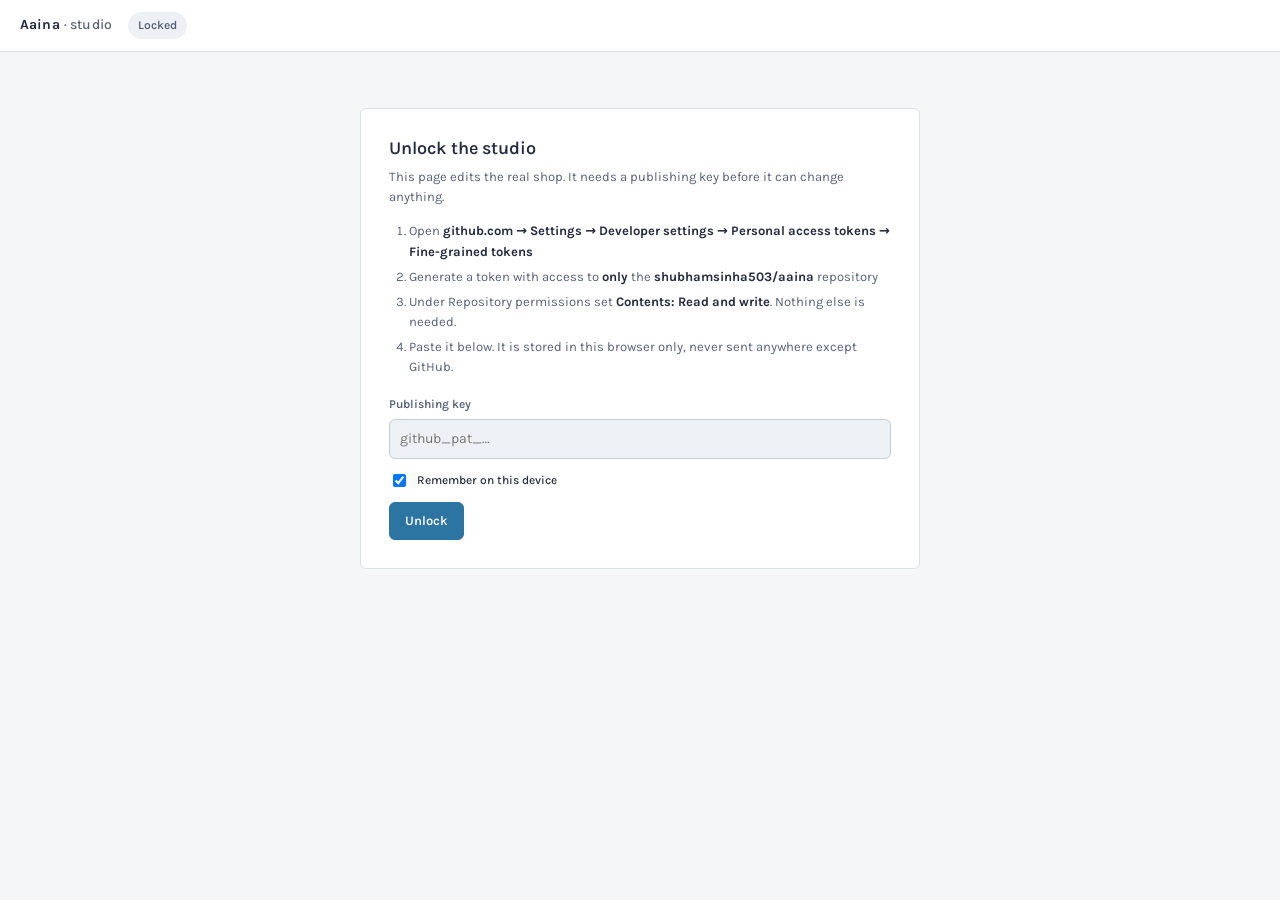
<file: site/studio.html>
<!DOCTYPE html>
<html lang="en">
<head>
<meta charset="utf-8">
<meta name="viewport" content="width=device-width, initial-scale=1">
<title>Studio · Aaina</title>
<meta name="robots" content="noindex, nofollow">
<link rel="icon" href="/favicon.ico" sizes="any">
<meta name="theme-color" content="#F6F7F9">
<link rel="preconnect" href="https://fonts.googleapis.com">
<link rel="preconnect" href="https://fonts.gstatic.com" crossorigin>
<link rel="stylesheet" href="https://fonts.googleapis.com/css2?family=Karla:wght@400;500;600;700&display=swap">
<style>
/* Operate-mode surface. Deliberately NOT style.css: this is a tool, so it uses
   one sans family, a fixed scale, and restrained colour. The brand's display
   face and blush ground stay on the public pages. */
:root{
  --bg:#F4F6F8;          /* app canvas */
  --surface:#FFFFFF;     /* cards, rows, bar */
  --sunk:#EDF1F5;        /* second neutral: toolbars, table head, inputs */
  --ink:#232B40;
  --dim:#56607A;
  --line:#D9E0E8;
  --line-2:#C3CDD8;
  --accent:#2C74A1;      /* primary action, selection, focus */
  --accent-sunk:#E7F0F6;
  --danger:#A3303F;
  --danger-sunk:#FBECEE;
  --ok:#1F7A54;
  --ok-sunk:#E6F4EE;
  --warn-sunk:#FDF4E3;
  --warn-line:#E0B55F;
  --r:6px;
  --f:"Karla",-apple-system,"Segoe UI",system-ui,sans-serif;
}
*{box-sizing:border-box}
/* Must come before .btn: an author `display` on a class beats the UA
   stylesheet's [hidden] rule, so hidden buttons would otherwise still show. */
[hidden]{display:none!important}
html,body{margin:0}
body{background:var(--bg);color:var(--ink);font-family:var(--f);font-size:14px;line-height:1.55;-webkit-font-smoothing:antialiased}
h1,h2,h3{margin:0;font-weight:600;line-height:1.25}
h1{font-size:18px}
h2{font-size:16px}
h3{font-size:14px}
p{margin:0}
img{display:block;max-width:100%}
input,select,button,textarea{font:inherit;color:inherit}
:focus-visible{outline:2px solid var(--accent);outline-offset:2px}
.sr{position:absolute;width:1px;height:1px;overflow:hidden;clip:rect(0 0 0 0);white-space:nowrap}

/* ── bar ─────────────────────────────── */
.bar{position:sticky;top:0;z-index:30;background:var(--surface);border-bottom:1px solid var(--line);
  display:flex;align-items:center;gap:16px;padding:12px 20px}
.bar .name{font-weight:700;letter-spacing:.01em}
.bar .name span{color:var(--dim);font-weight:500}
.bar .spacer{flex:1}
.pill{font-size:12px;font-weight:600;padding:4px 10px;border-radius:99px;background:var(--sunk);color:var(--dim)}
.pill.dirty{background:var(--warn-sunk);color:#7A5A12;box-shadow:inset 0 0 0 1px var(--warn-line)}
.pill.ok{background:var(--ok-sunk);color:var(--ok)}

/* ── buttons ─────────────────────────── */
.btn{display:inline-flex;align-items:center;justify-content:center;gap:7px;font-size:13px;font-weight:600;
  padding:8px 15px;border-radius:var(--r);border:1px solid var(--line-2);background:var(--surface);
  cursor:pointer;transition:background .15s,border-color .15s,color .15s}
.btn:hover:not(:disabled){background:var(--sunk);border-color:var(--dim)}
.btn:active:not(:disabled){background:var(--line)}
.btn:disabled{opacity:.45;cursor:not-allowed}
.btn.primary{background:var(--accent);border-color:var(--accent);color:#fff}
.btn.primary:hover:not(:disabled){background:#246089;border-color:#246089}
.btn.primary:active:not(:disabled){background:#1E5273}
.btn.danger{color:var(--danger);border-color:var(--line-2)}
.btn.danger:hover:not(:disabled){background:var(--danger-sunk);border-color:var(--danger)}
.btn.sm{padding:5px 10px;font-size:12px}
.btn .spin{width:13px;height:13px;border:2px solid currentColor;border-right-color:transparent;border-radius:50%;animation:spin .7s linear infinite}
@keyframes spin{to{transform:rotate(360deg)}}

/* ── layout ──────────────────────────── */
.page{max-width:1200px;margin:0 auto;padding:22px 20px 80px}
.panel{background:var(--surface);border:1px solid var(--line);border-radius:var(--r);margin-bottom:18px}
.panel>header{display:flex;align-items:center;gap:12px;padding:13px 16px;border-bottom:1px solid var(--line)}
.panel>header .spacer{flex:1}
.panel>.pad{padding:16px}
.hint{color:var(--dim);font-size:13px}

/* ── unlock ──────────────────────────── */
.gate{max-width:560px;margin:56px auto;background:var(--surface);border:1px solid var(--line);border-radius:var(--r);padding:28px}
.gate h1{margin-bottom:8px}
.gate ol{margin:14px 0 18px;padding-left:20px;color:var(--dim);font-size:13px}
.gate li{margin-bottom:5px}
.gate li b{color:var(--ink)}
.field{display:block;margin-bottom:12px}
.field>span{display:block;font-size:12px;font-weight:600;color:var(--dim);margin-bottom:5px}
input[type=text],input[type=password],input[type=number],select,textarea{
  width:100%;padding:8px 10px;border:1px solid var(--line-2);border-radius:var(--r);background:var(--sunk);
  transition:border-color .15s,background .15s}
input:hover:not(:disabled),select:hover:not(:disabled){border-color:var(--dim)}
input:focus,select:focus,textarea:focus{background:var(--surface);border-color:var(--accent);outline:none;box-shadow:0 0 0 3px var(--accent-sunk)}
input:disabled,select:disabled{opacity:.55;cursor:not-allowed}

/* ── messages ────────────────────────── */
.msg{border-radius:var(--r);padding:11px 14px;font-size:13px;margin-bottom:14px;border:1px solid}
.msg.err{background:var(--danger-sunk);border-color:#E4B2B9;color:#7A2430}
.msg.ok{background:var(--ok-sunk);border-color:#A8D7C2;color:#14563A}
.msg.info{background:var(--accent-sunk);border-color:#B6D4E6;color:#1E5273}
.msg a{color:inherit}

/* ── table ───────────────────────────── */
.tbl{width:100%;border-collapse:collapse}
.tbl th{text-align:left;font-size:11px;letter-spacing:.07em;text-transform:uppercase;color:var(--dim);
  background:var(--sunk);padding:8px 12px;border-bottom:1px solid var(--line);font-weight:600;position:sticky;top:57px;z-index:5}
.tbl td{padding:8px 12px;border-bottom:1px solid var(--line);vertical-align:middle}
.tbl tr:last-child td{border-bottom:0}
.tbl tr.changed td{background:#FFFBF0}
.tbl tr.gone td{background:var(--danger-sunk);opacity:.6}
.tbl tr.gone input,.tbl tr.gone select{text-decoration:line-through}
.tbl img{width:44px;height:44px;object-fit:cover;border-radius:4px;background:var(--sunk);border:1px solid var(--line)}
.tbl .c-img{width:60px}
.tbl .c-price{width:120px}
.tbl .c-line{width:190px}
.tbl .c-kick{width:150px}
.tbl .c-act{width:92px;text-align:right}
.rupee{position:relative}
.rupee input{padding-left:22px}
.rupee::before{content:"\20B9";position:absolute;left:9px;top:50%;transform:translateY(-50%);color:var(--dim);font-size:13px;pointer-events:none}
.slug{font-size:11px;color:var(--dim)}

/* ── skeleton ────────────────────────── */
.sk{background:linear-gradient(90deg,var(--sunk) 25%,#E3E9EF 50%,var(--sunk) 75%);background-size:200% 100%;
  animation:sheen 1.3s linear infinite;border-radius:4px;height:14px}
@keyframes sheen{to{background-position:-200% 0}}
.sk.img{width:44px;height:44px}

/* ── empty ───────────────────────────── */
.empty{padding:40px 24px;text-align:center;color:var(--dim)}
.empty h3{color:var(--ink);margin-bottom:6px}

/* ── add listing ─────────────────────── */
.add{display:grid;grid-template-columns:200px 1fr;gap:18px}
.drop{border:1.5px dashed var(--line-2);border-radius:var(--r);background:var(--sunk);aspect-ratio:1;
  display:flex;align-items:center;justify-content:center;text-align:center;padding:14px;cursor:pointer;
  color:var(--dim);font-size:12.5px;transition:border-color .15s,background .15s;position:relative;overflow:hidden}
.drop:hover,.drop.over{border-color:var(--accent);background:var(--accent-sunk);color:var(--accent)}
.drop canvas,.drop img{position:absolute;inset:0;width:100%;height:100%;object-fit:cover}
.grid2{display:grid;grid-template-columns:1fr 1fr;gap:12px}
@media(max-width:720px){.add{grid-template-columns:1fr}.grid2{grid-template-columns:1fr}}

/* ── publish log ─────────────────────── */
.log{font-size:12.5px;color:var(--dim);margin-top:10px;max-height:190px;overflow:auto}
.log div{padding:3px 0;border-bottom:1px solid var(--line)}
.log div:last-child{border-bottom:0}
.log b{color:var(--ink);font-weight:600}

@media(prefers-reduced-motion:reduce){*{animation-duration:.01ms!important;transition-duration:.01ms!important}}
@media(max-width:820px){
  .tbl .c-kick,.tbl thead .c-kick{display:none}
  .tbl td,.tbl th{padding:7px 8px}
  .page{padding:16px 12px 60px}
}
</style>
</head>
<body>

<div class="bar">
  <div class="name">Aaina <span>· studio</span></div>
  <span class="pill" id="state">Locked</span>
  <div class="spacer"></div>
  <button class="btn sm" id="btnReload" hidden>Reload from site</button>
  <button class="btn primary" id="btnPublish" hidden disabled>Publish</button>
  <button class="btn sm" id="btnLock" hidden>Lock</button>
</div>

<!-- ── unlock ─────────────────────────────────────────── -->
<section class="gate" id="gate">
  <h1>Unlock the studio</h1>
  <p class="hint">This page edits the real shop. It needs a publishing key before it can change anything.</p>
  <div id="gateMsg"></div>
  <ol>
    <li>Open <b>github.com → Settings → Developer settings → Personal access tokens → Fine-grained tokens</b></li>
    <li>Generate a token with access to <b>only</b> the <b>shubhamsinha503/aaina</b> repository</li>
    <li>Under Repository permissions set <b>Contents: Read and write</b>. Nothing else is needed.</li>
    <li>Paste it below. It is stored in this browser only, never sent anywhere except GitHub.</li>
  </ol>
  <label class="field">
    <span>Publishing key</span>
    <input type="password" id="tok" placeholder="github_pat_…" autocomplete="off" spellcheck="false">
  </label>
  <label class="field" style="display:flex;gap:8px;align-items:center">
    <input type="checkbox" id="remember" checked style="width:auto">
    <span style="margin:0;font-weight:500;color:var(--ink)">Remember on this device</span>
  </label>
  <button class="btn primary" id="btnUnlock">Unlock</button>
</section>

<!-- ── app ────────────────────────────────────────────── -->
<main class="page" id="app" hidden>
  <div id="banner"></div>

  <section class="panel">
    <header>
      <h2>Add a listing</h2>
      <div class="spacer"></div>
      <span class="hint" id="nextSlug"></span>
    </header>
    <div class="pad">
      <div class="add">
        <div>
          <div class="drop" id="drop" tabindex="0" role="button" aria-label="Choose a photo">
            <span id="dropLabel">Click, or drop a photo here</span>
            <canvas id="prev" hidden></canvas>
          </div>
          <input type="file" id="file" accept="image/*" class="sr">
          <label class="field" style="margin-top:10px">
            <span>Shape</span>
            <select id="ratio">
              <option value="1">Square</option>
              <option value="0.8">Portrait 4:5</option>
              <option value="0.75">Portrait 3:4</option>
              <option value="1.33">Landscape 4:3</option>
              <option value="1.7">Wide 16:9</option>
            </select>
          </label>
        </div>
        <div>
          <div class="grid2">
            <label class="field"><span>Name</span><input type="text" id="nName" placeholder="Lotus Thali · Blue"></label>
            <label class="field"><span>Line</span><select id="nLine"></select></label>
            <label class="field"><span>Price</span><div class="rupee"><input type="number" id="nPrice" min="0" step="50" placeholder="2400"></div></label>
            <label class="field"><span>Set label <span style="font-weight:400">(optional)</span></span><input type="text" id="nKick" placeholder="Set of four"></label>
          </div>
          <label class="field"><span>Gallery caption</span><textarea id="nNote" rows="2" placeholder="What someone sees: colours, shapes, how it is arranged."></textarea></label>
          <label class="field"><span>Gallery category</span><select id="nCat"></select></label>
          <button class="btn primary" id="btnAdd" disabled>Add listing</button>
          <span class="hint" id="addHint" style="margin-left:10px"></span>
        </div>
      </div>
    </div>
  </section>

  <section class="panel">
    <header>
      <h2>Listings</h2>
      <span class="pill" id="countPill">—</span>
      <div class="spacer"></div>
      <span class="hint">Edit any field. Nothing changes on the site until you press Publish.</span>
    </header>
    <div id="tableWrap"></div>
  </section>
</main>

<script>
/* ────────────────────────────────────────────────────────────────────────
   Aaina studio dashboard.

   No backend. The page reads the two data files straight off the live site,
   lets you edit them, renders new photos into the six sizes the site asks
   for, and writes everything back as ONE git commit through the GitHub API.
   Vercel sees the commit and redeploys.

   The GitHub token is the only lock. A passcode checked in this file would be
   readable by anyone who opened it; the token is enforced by GitHub, so a
   visitor without one cannot change anything no matter what they do here.
   ──────────────────────────────────────────────────────────────────────── */

const OWNER = "shubhamsinha503", REPO = "aaina", BRANCH = "main";
const API = `https://api.github.com/repos/${OWNER}/${REPO}`;
const SITE = location.origin + location.pathname.replace(/studio\.html$/, "");

const $ = id => document.getElementById(id);
const esc = s => String(s ?? "").replace(/[&<>"]/g, c => ({"&":"&amp;","<":"&lt;",">":"&gt;",'"':"&quot;"}[c]));
const rs  = n => "₹" + Number(n).toLocaleString("en-IN");

let TOKEN = null;
let catalog = null, works = null;   // live data
let baseline = "";                  // JSON snapshot to diff against
let pending = new Map();            // slug -> {files:[{path,blob}], }
let removed = new Set();

/* ── unlock ─────────────────────────────────────────── */
function msg(el, kind, html){ el.innerHTML = `<div class="msg ${kind}">${html}</div>`; }

$("btnUnlock").onclick = async () => {
  const b = $("btnUnlock"), t = $("tok").value.trim();
  if (!t) { msg($("gateMsg"), "err", "Paste a key first."); return; }
  b.disabled = true; b.innerHTML = '<span class="spin"></span>Checking';
  try {
    const r = await fetch(`${API}`, { headers: { Authorization: "Bearer " + t, Accept: "application/vnd.github+json" } });
    if (r.status === 401) throw new Error("GitHub rejected that key. Check it was copied whole and has not expired.");
    if (r.status === 403 || r.status === 404) throw new Error("That key cannot reach this repository. Make sure it grants <b>Contents: Read and write</b> on <b>" + OWNER + "/" + REPO + "</b>.");
    if (!r.ok) throw new Error("GitHub returned " + r.status + ".");
    const repo = await r.json();
    if (!repo.permissions || !repo.permissions.push) throw new Error("That key can read the repository but not write to it. It needs <b>Contents: Read and write</b>.");
    TOKEN = t;
    if ($("remember").checked) localStorage.setItem("aaina.key", t);
    $("gate").hidden = true; $("app").hidden = false;
    ["btnPublish","btnLock","btnReload"].forEach(i => $(i).hidden = false);
    await load();
  } catch (e) {
    msg($("gateMsg"), "err", e.message);
  } finally { b.disabled = false; b.textContent = "Unlock"; }
};
$("tok").addEventListener("keydown", e => { if (e.key === "Enter") $("btnUnlock").click(); });

$("btnLock").onclick = () => {
  if (dirtyCount() && !confirm("You have unpublished changes. Lock anyway and lose them?")) return;
  localStorage.removeItem("aaina.key"); location.reload();
};

/* ── load ───────────────────────────────────────────── */
function skeleton(n){
  $("tableWrap").innerHTML = `<table class="tbl"><tbody>${
    Array.from({length:n},()=>`<tr><td class="c-img"><div class="sk img"></div></td>
      <td><div class="sk" style="width:60%"></div></td><td><div class="sk" style="width:80%"></div></td>
      <td><div class="sk" style="width:70%"></div></td><td><div class="sk" style="width:50%"></div></td>
      <td class="c-act"><div class="sk" style="width:60px;margin-left:auto"></div></td></tr>`).join("")}</tbody></table>`;
}

async function load(){
  skeleton(8);
  $("state").textContent = "Loading"; $("state").className = "pill";
  try {
    const bust = "?v=" + Date.now();
    const [cSrc, wSrc] = await Promise.all([
      fetch(SITE + "catalog.js" + bust).then(r => { if(!r.ok) throw new Error("catalog.js returned " + r.status); return r.text(); }),
      fetch(SITE + "works.js"  + bust).then(r => { if(!r.ok) throw new Error("works.js returned "  + r.status); return r.text(); })
    ]);
    const out = new Function(cSrc + "\n" + wSrc + "\n; return {CATALOG, BULK, WORKS};")();
    catalog = out.CATALOG; works = out.WORKS; window.BULK = out.BULK;
    baseline = snapshot();
    pending.clear(); removed.clear();
    fillSelects(); render(); markClean();
    $("banner").innerHTML = "";
  } catch (e) {
    $("tableWrap").innerHTML = "";
    msg($("banner"), "err", "Could not read the shop's current data. " + esc(e.message) + " Try <b>Reload from site</b>.");
    $("state").textContent = "Error"; $("state").className = "pill";
  }
}
$("btnReload").onclick = () => {
  if (dirtyCount() && !confirm("Discard your unpublished changes and reload?")) return;
  load();
};

const snapshot = () => JSON.stringify({c: catalog, w: works});
function dirtyCount(){
  if (!catalog) return 0;
  let n = pending.size + removed.size;
  if (snapshot() !== baseline) n = Math.max(n, 1);
  return n;
}
function markDirty(){
  const n = dirtyCount();
  $("state").textContent = n ? "Unpublished changes" : "Up to date";
  $("state").className = "pill " + (n ? "dirty" : "ok");
  $("btnPublish").disabled = !n;
  $("btnPublish").textContent = n ? "Publish" : "Publish";
}
const markClean = () => markDirty();

function fillSelects(){
  $("nLine").innerHTML = catalog.map(l => `<option value="${esc(l.id)}">${esc(l.name)}</option>`).join("");
  const cats = [...new Set(works.map(w => w.c))];
  $("nCat").innerHTML = cats.map(c => `<option value="${esc(c)}">${esc(c)}</option>`).join("");
  $("nextSlug").textContent = "Next slug: " + nextSlug();
}
function nextSlug(){
  const n = Math.max(0, ...works.map(w => +(w.s.match(/^p(\d+)$/)?.[1] || 0)),
                        ...catalog.flatMap(l => l.items.map(i => +(i.s.match(/^p(\d+)$/)?.[1] || 0))));
  return "p" + (n + 1);
}

/* ── render ─────────────────────────────────────────── */
function render(){
  const rows = catalog.flatMap(l => l.items.map(i => ({ ...i, line: l.id })));
  $("countPill").textContent = rows.length + " items";
  if (!rows.length){
    $("tableWrap").innerHTML = `<div class="empty"><h3>No listings yet</h3>
      <p>Add the first one above. It will appear on the shop the moment you publish.</p></div>`;
    return;
  }
  const lineOpts = s => catalog.map(l => `<option value="${esc(l.id)}"${l.id===s?" selected":""}>${esc(l.name)}</option>`).join("");
  $("tableWrap").innerHTML = `<table class="tbl">
    <thead><tr><th class="c-img"><span class="sr">Photo</span></th><th>Name</th><th class="c-line">Line</th>
      <th class="c-price">Price</th><th class="c-kick">Set label</th><th class="c-act"><span class="sr">Actions</span></th></tr></thead>
    <tbody>${rows.map(r => {
      const isNew = pending.has(r.s), isGone = removed.has(r.s);
      const src = isNew ? pending.get(r.s).thumbURL : `img/thumb/${r.s}.jpg`;
      return `<tr data-s="${r.s}" class="${isGone?"gone":(isNew?"changed":"")}">
        <td class="c-img"><img src="${src}" alt="" loading="lazy"></td>
        <td><input type="text" data-f="t" value="${esc(r.t)}"><div class="slug">${r.s}${isNew?" · new":""}</div></td>
        <td class="c-line"><select data-f="line">${lineOpts(r.line)}</select></td>
        <td class="c-price"><div class="rupee"><input type="number" data-f="p" min="0" step="50" value="${r.p}"></div></td>
        <td class="c-kick"><input type="text" data-f="k" value="${esc(r.k||"")}" placeholder="—"></td>
        <td class="c-act"><button class="btn sm danger" data-act="${isGone?"undo":"del"}">${isGone?"Undo":"Remove"}</button></td>
      </tr>`; }).join("")}</tbody></table>`;
}

$("tableWrap").addEventListener("input", e => {
  const tr = e.target.closest("tr"); if (!tr) return;
  const slug = tr.dataset.s, f = e.target.dataset.f;
  const loc = findItem(slug); if (!loc) return;
  if (f === "line"){
    const [l, idx] = loc; const [it] = l.items.splice(idx, 1);
    catalog.find(x => x.id === e.target.value).items.push(it);
    render();
  } else {
    const it = loc[0].items[loc[1]];
    if (f === "p") it.p = Math.max(0, +e.target.value || 0);
    else if (f === "k"){ const v = e.target.value.trim(); if (v) it.k = v; else delete it.k; }
    else it[f] = e.target.value;
    const w = works.find(w => w.s === slug); if (w && f === "t") w.t = e.target.value;
    tr.classList.add("changed");
  }
  markDirty();
});

$("tableWrap").addEventListener("click", e => {
  const b = e.target.closest("button[data-act]"); if (!b) return;
  const slug = b.closest("tr").dataset.s;
  if (b.dataset.act === "del") removed.add(slug); else removed.delete(slug);
  render(); markDirty();
});

function findItem(slug){
  for (const l of catalog){ const i = l.items.findIndex(x => x.s === slug); if (i > -1) return [l, i]; }
  return null;
}

/* ── photo → the six sizes the site serves ──────────── */
const GRID = [400, 800], FULL = [1100, 1800], JPEG_GRID = 600, JPEG_FULL = 1200;
let picked = null;   // {bitmap, name}

$("drop").onclick = () => $("file").click();
$("drop").onkeydown = e => { if (e.key === "Enter" || e.key === " ") { e.preventDefault(); $("file").click(); } };
["dragenter","dragover"].forEach(ev => $("drop").addEventListener(ev, e => { e.preventDefault(); $("drop").classList.add("over"); }));
["dragleave","drop"].forEach(ev => $("drop").addEventListener(ev, e => { e.preventDefault(); $("drop").classList.remove("over"); }));
$("drop").addEventListener("drop", e => { const f = e.dataTransfer.files[0]; if (f) take(f); });
$("file").onchange = e => { const f = e.target.files[0]; if (f) take(f); };
$("ratio").onchange = () => picked && preview();

async function take(file){
  if (!file.type.startsWith("image/")) { $("addHint").textContent = "That is not an image file."; return; }
  try {
    picked = { bitmap: await createImageBitmap(file), name: file.name };
    $("dropLabel").hidden = true; $("prev").hidden = false;
    preview(); check();
  } catch { $("addHint").textContent = "That image could not be read."; }
}
function cropRect(bm, ratio){
  const W = bm.width, H = bm.height;
  let w = W, h = Math.round(W / ratio);
  if (h > H) { h = H; w = Math.round(H * ratio); }
  return { x: Math.round((W - w) / 2), y: Math.round((H - h) / 2), w, h };
}
function preview(){
  const ratio = +$("ratio").value, { x, y, w, h } = cropRect(picked.bitmap, ratio);
  const c = $("prev"), S = 400;
  c.width = S; c.height = Math.round(S / ratio);
  c.getContext("2d").drawImage(picked.bitmap, x, y, w, h, 0, 0, c.width, c.height);
}
function draw(bm, rect, outW, outH){
  const c = document.createElement("canvas"); c.width = outW; c.height = outH;
  const g = c.getContext("2d"); g.imageSmoothingQuality = "high";
  g.drawImage(bm, rect.x, rect.y, rect.w, rect.h, 0, 0, outW, outH);
  return c;
}
const toBlob = (c, type, q) => new Promise(res => c.toBlob(res, type, q));

async function renderVariants(bm, ratio, slug){
  const rect = cropRect(bm, ratio), out = [];
  const at = w => { const ww = Math.min(w, rect.w); return [ww, Math.round(ww / ratio)]; };
  for (const [widths, folder, jw] of [[GRID, "thumb", JPEG_GRID], [FULL, "full", JPEG_FULL]]){
    for (const want of widths){
      const [w, h] = at(want);
      out.push({ path: `site/img/${folder}/${slug}-${want}.webp`, blob: await toBlob(draw(bm, rect, w, h), "image/webp", .8) });
    }
    const [w, h] = at(jw);
    out.push({ path: `site/img/${folder}/${slug}.jpg`, blob: await toBlob(draw(bm, rect, w, h), "image/jpeg", .84) });
  }
  // A master outside site/ so the photo is never only a compressed variant.
  const [mw, mh] = at(2000);
  out.push({ path: `masters/${slug}.jpg`, blob: await toBlob(draw(bm, rect, mw, mh), "image/jpeg", .92) });
  return { files: out, ratio: +(rect.w / rect.h).toFixed(3) };
}

["nName","nPrice"].forEach(i => $(i).addEventListener("input", check));
function check(){
  const ok = picked && $("nName").value.trim() && +$("nPrice").value > 0;
  $("btnAdd").disabled = !ok;
  $("addHint").textContent = ok ? "" : (picked ? "Name and price needed." : "Choose a photo to start.");
}
check();

$("btnAdd").onclick = async () => {
  const b = $("btnAdd"); b.disabled = true; b.innerHTML = '<span class="spin"></span>Rendering';
  try {
    const slug = nextSlug(), ratio = +$("ratio").value;
    const { files, ratio: r } = await renderVariants(picked.bitmap, ratio, slug);
    const item = { s: slug, t: $("nName").value.trim(), p: +$("nPrice").value };
    const k = $("nKick").value.trim(); if (k) item.k = k;
    catalog.find(l => l.id === $("nLine").value).items.push(item);
    works.unshift({ s: slug, t: item.t, c: $("nCat").value,
                    n: $("nNote").value.trim() || item.t, r });
    const thumbURL = URL.createObjectURL(files.find(f => f.path.endsWith("thumb/" + slug + ".jpg")).blob);
    pending.set(slug, { files, thumbURL });
    picked = null; $("file").value = ""; $("prev").hidden = true; $("dropLabel").hidden = false;
    ["nName","nPrice","nKick","nNote"].forEach(i => $(i).value = "");
    fillSelects(); render(); markDirty(); check();
    msg($("banner"), "ok", `<b>${slug}</b> added with ${files.length} image files rendered. It is not on the site yet — press <b>Publish</b>.`);
  } catch (e) {
    msg($("banner"), "err", "Could not prepare that photo: " + esc(e.message));
  } finally { b.innerHTML = "Add listing"; check(); }
};

/* ── serialise ──────────────────────────────────────── */
const q = s => JSON.stringify(String(s));
function catalogSrc(){
  const live = catalog.map(l => ({ ...l, items: l.items.filter(i => !removed.has(i.s)) }))
                      .filter(l => l.items.length);
  return `/* The catalogue: what is actually for sale, grouped into lines.
 *
 * Written by the studio dashboard (studio.html). Safe to edit by hand too —
 * it is plain data. The gallery list lives separately in works.js.
 *
 *   s  slug (which image)   t  name   p  price in rupees   k  optional set label
 *
 * Prices are the studio's own. Edit freely; the page recomputes every range.
 */
const CATALOG = [
${live.map(l => `  {
    id: ${q(l.id)},
    name: ${q(l.name)},
    blurb: ${q(l.blurb)},
    items: [
${l.items.map(i => `      { s: ${q(i.s)}, t: ${q(i.t)}, p: ${i.p}${i.k ? `, k: ${q(i.k)}` : ""} }`).join(",\n")}
    ]
  }`).join(",\n")}
];

/* Bulk pricing. Shown as a table and used nowhere else. */
const BULK = ${JSON.stringify(window.BULK, null, 2).replace(/\n/g, "\n")};
`;
}
function worksSrc(){
  const live = works.filter(w => !removed.has(w.s));
  return `const WORKS=[\n${live.map(w =>
    `{\n"s": ${q(w.s)},\n"t": ${q(w.t)},\n"c": ${q(w.c)},\n"n": ${q(w.n)},\n"r": ${w.r}\n}`).join(",\n")}\n];\n`;
}

/* ── publish ────────────────────────────────────────── */
const b64 = blob => new Promise(res => {
  const fr = new FileReader();
  fr.onload = () => res(fr.result.split(",")[1]);
  fr.readAsDataURL(blob);
});
async function gh(path, opts = {}){
  const r = await fetch(API + path, {
    ...opts,
    headers: { Authorization: "Bearer " + TOKEN, Accept: "application/vnd.github+json",
               "Content-Type": "application/json", ...(opts.headers || {}) }
  });
  if (!r.ok){
    let d = ""; try { d = (await r.json()).message || ""; } catch {}
    throw new Error(`GitHub ${r.status}${d ? " — " + d : ""}`);
  }
  return r.json();
}

$("btnPublish").onclick = async () => {
  const b = $("btnPublish"); const log = [];
  const say = t => { log.push(t); $("banner").innerHTML =
    `<div class="msg info"><b>Publishing…</b><div class="log">${log.map(x => `<div>${x}</div>`).join("")}</div></div>`; };
  b.disabled = true; b.innerHTML = '<span class="spin"></span>Publishing';
  [...document.querySelectorAll("#app input,#app select,#app button")].forEach(el => { if (el !== b) el.disabled = true; });
  try {
    say("Reading the current branch…");
    const ref = await gh(`/git/ref/heads/${BRANCH}`);
    const head = ref.object.sha;
    const parent = await gh(`/git/commits/${head}`);

    const tree = [];
    const newFiles = [...pending.values()].flatMap(p => p.files);
    for (const [n, f] of newFiles.entries()){
      say(`Uploading image ${n + 1} of ${newFiles.length} — <b>${f.path.split("/").pop()}</b>`);
      const blob = await gh("/git/blobs", { method: "POST",
        body: JSON.stringify({ content: await b64(f.blob), encoding: "base64" }) });
      tree.push({ path: f.path, mode: "100644", type: "blob", sha: blob.sha });
    }
    say("Writing catalog.js and works.js…");
    for (const [path, content] of [["site/catalog.js", catalogSrc()], ["site/works.js", worksSrc()]]){
      const blob = await gh("/git/blobs", { method: "POST",
        body: JSON.stringify({ content, encoding: "utf-8" }) });
      tree.push({ path, mode: "100644", type: "blob", sha: blob.sha });
    }
    say("Making the commit…");
    const added = pending.size, gone = removed.size;
    const bits = [];
    if (added) bits.push(`${added} new listing${added > 1 ? "s" : ""}`);
    if (gone)  bits.push(`${gone} removed`);
    bits.push("catalogue edits");
    const t = await gh("/git/trees", { method: "POST",
      body: JSON.stringify({ base_tree: parent.tree.sha, tree }) });
    const commit = await gh("/git/commits", { method: "POST",
      body: JSON.stringify({ message: "Studio: " + bits.join(", "), tree: t.sha, parents: [head] }) });
    say("Pointing the branch at it…");
    await gh(`/git/refs/heads/${BRANCH}`, { method: "PATCH", body: JSON.stringify({ sha: commit.sha }) });

    msg($("banner"), "ok",
      `<b>Published.</b> Commit <a href="https://github.com/${OWNER}/${REPO}/commit/${commit.sha}" target="_blank" rel="noopener">${commit.sha.slice(0,7)}</a> is on the branch.
       The site rebuilds itself — give it about five minutes, then hard-refresh
       <a href="${SITE}" target="_blank" rel="noopener">aaina.space</a> to see it.`);
    pending.forEach(p => URL.revokeObjectURL(p.thumbURL));
    pending.clear(); removed.clear(); baseline = snapshot(); markClean();
  } catch (e) {
    const conflict = /409|not a fast forward|409/i.test(e.message);
    msg($("banner"), "err", `<b>Nothing was published.</b> ${esc(e.message)}.` +
      (conflict ? " The branch moved while you were editing — press <b>Reload from site</b> and redo this change."
                : " Your edits are still here; you can press Publish again."));
  } finally {
    [...document.querySelectorAll("#app input,#app select,#app button")].forEach(el => el.disabled = false);
    b.innerHTML = "Publish"; markDirty(); check();
  }
};

addEventListener("beforeunload", e => { if (dirtyCount()){ e.preventDefault(); e.returnValue = ""; } });

/* remembered key */
const saved = localStorage.getItem("aaina.key");
if (saved){ $("tok").value = saved; $("btnUnlock").click(); }
</script>
</body>
</html>
</file>
<file: site/style.css>
:root{
  --ground:#FDF1F3;       /* soft blush, the page ground */
  --panel:#FFFFFF;        /* raised card */
  --panel-2:#EFF6FB;      /* light blue wash */
  --ink:#232B40;          /* deep slate blue, all body copy */
  --dim:#565C70;          /* secondary text, still ~7:1 on the blush */
  --rose:#B4456A;         /* rose accent, from the pink work */
  --sky:#2C74A1;          /* light blue accent. Darkened from #2E7BAA — same hue,
                             but that value sat at 4.21:1 on the blush ground and
                             failed AA for the small text it is used on. */
  --sky-soft:#8FC4E2;     /* the pale blue, for rules and edges only */
  --line:rgba(35,43,64,.20);
  --display:"Bodoni Moda",Didot,Georgia,serif;
  --body:"Karla",-apple-system,"Segoe UI",sans-serif;
  --deva:"Hind Vadodara","Nirmala UI",sans-serif;
  --max:1280px;
}
*{box-sizing:border-box}
html{scroll-behavior:smooth}
body{
  margin:0;background:var(--ground);color:var(--ink);
  font-family:var(--body);font-weight:400;font-size:16.5px;line-height:1.7;
  -webkit-font-smoothing:antialiased;overflow-x:hidden;
}
body::before{
  content:"";position:fixed;inset:0;z-index:0;pointer-events:none;opacity:.85;
  background:
    radial-gradient(ellipse 62% 46% at 78% 4%,rgba(168,211,236,.55),transparent 70%),
    radial-gradient(ellipse 58% 42% at 6% 60%,rgba(244,201,213,.55),transparent 72%);
}
img{max-width:100%;display:block}
a{color:inherit}
h1,h2,h3{font-family:var(--display);font-weight:500;margin:0;line-height:1.12;text-wrap:balance}
p{margin:0}
.wrap{max-width:var(--max);margin:0 auto;padding:0 30px;position:relative;z-index:1}
.eyebrow{font-size:11px;letter-spacing:.26em;text-transform:uppercase;color:var(--rose);font-weight:600}
hr.rule{height:1px;background:var(--line);border:0;margin:0}

/* ── header ─────────────────────────── */
header{position:sticky;top:0;z-index:50;background:rgba(253,241,243,.88);backdrop-filter:blur(14px);border-bottom:1px solid var(--line)}
.nav{display:flex;align-items:center;justify-content:space-between;gap:24px;padding-block:16px}
.brand{display:flex;align-items:baseline;gap:11px;text-decoration:none}
.brand b{font-family:var(--display);font-size:25px;font-weight:500;letter-spacing:.04em}
.brand i{font-family:var(--deva);font-style:normal;font-size:15px;color:var(--rose)}
.nav ul{display:flex;gap:28px;list-style:none;margin:0;padding:0;font-size:12.5px;letter-spacing:.13em;text-transform:uppercase}
.nav ul a{text-decoration:none;color:var(--ink);font-weight:600;padding-bottom:4px;border-bottom:1px solid transparent;transition:.25s}
.nav ul a:hover{color:var(--ink);border-color:var(--rose)}
.nav ul a[aria-current="page"]{border-color:var(--rose)}
@media(max-width:820px){
  .nav{flex-wrap:wrap;gap:12px;padding-block:12px}
  .nav>.btn{display:none}
  .nav nav{order:3;width:100%;overflow-x:auto;-webkit-overflow-scrolling:touch}
  .nav ul{gap:20px;padding-bottom:2px}
}

/* ── hero ───────────────────────────── */
.hero{display:grid;grid-template-columns:1fr 1fr;gap:60px;align-items:center;padding:76px 0 88px}
.hero h1{font-size:clamp(46px,6.6vw,88px);letter-spacing:-.02em}
.hero h1 em{font-style:italic;color:var(--rose)}
.hero .deva{font-family:var(--deva);font-size:18px;color:var(--sky);margin-bottom:20px;letter-spacing:.04em}
.hero .lede{margin-top:26px;max-width:44ch;color:var(--dim);font-size:18px}
.cta{display:flex;gap:13px;flex-wrap:wrap;margin-top:34px}
.btn{font:inherit;font-size:12.5px;letter-spacing:.15em;text-transform:uppercase;font-weight:600;
  padding:15px 28px;border-radius:2px;text-decoration:none;cursor:pointer;display:inline-block;
  background:var(--ink);color:var(--ground);border:1px solid var(--ink);transition:.25s}
.btn:hover{background:var(--rose);border-color:var(--rose);color:#fff}
.btn.ghost{background:transparent;color:var(--ink);border-color:var(--line)}
.btn.ghost:hover{border-color:var(--ink);background:transparent}
.hero-fig{position:relative}
.hero-fig img{width:100%;aspect-ratio:4/5;max-height:600px;object-fit:cover;object-position:center 58%;border-radius:2px;box-shadow:0 26px 60px rgba(51,64,92,.20)}
.hero-fig figcaption{position:absolute;left:-14px;bottom:24px;background:var(--panel);border:1px solid var(--line);
  padding:12px 18px;font-size:12px;letter-spacing:.1em;text-transform:uppercase;color:var(--dim);
  box-shadow:0 8px 20px rgba(51,64,92,.10)}
@media(max-width:900px){.hero{grid-template-columns:1fr;gap:40px;padding:48px 0 60px}.hero-fig figcaption{left:0}}

/* ── page head (gallery page) ───────── */
.pagehead{padding:62px 0 44px}
.pagehead h1{font-size:clamp(38px,5.4vw,66px);letter-spacing:-.02em;margin-top:10px}
.pagehead p{margin-top:20px;max-width:52ch;color:var(--dim);font-size:17.5px}

/* ── stat strip ─────────────────────── */
.strip{display:grid;grid-template-columns:repeat(4,1fr);gap:1px;background:var(--line);border-block:1px solid var(--line)}
.strip div{background:var(--ground);padding:26px 22px}
.strip b{display:block;font-family:var(--display);font-size:32px;font-weight:500;font-variant-numeric:tabular-nums}
.strip small{font-size:11px;letter-spacing:.17em;text-transform:uppercase;color:var(--dim);font-weight:600}
@media(max-width:700px){.strip{grid-template-columns:1fr 1fr}}

/* ── sections ───────────────────────── */
section{padding:96px 0}
.sec-head{display:flex;justify-content:space-between;align-items:flex-end;gap:36px;flex-wrap:wrap;margin-bottom:38px}
.sec-head h2{font-size:clamp(32px,4vw,50px);margin-top:10px}
.sec-head>p{max-width:42ch;color:var(--dim)}

/* ── filters ────────────────────────── */
.filters{display:flex;gap:9px;flex-wrap:wrap;margin-bottom:30px}
.chip{font:inherit;font-size:12px;letter-spacing:.11em;text-transform:uppercase;background:transparent;
  color:var(--ink);font-weight:600;border:1px solid var(--line);padding:10px 19px;border-radius:2px;cursor:pointer;transition:.2s}
.chip:hover{color:var(--ink);border-color:var(--sky)}
.sec-head>p,.about p,.comm>div>p,.hero .lede{color:var(--dim)}
.chip[aria-pressed="true"]{background:var(--ink);color:var(--ground);border-color:var(--ink);font-weight:600}
.count{color:var(--dim);font-weight:600;font-size:12.5px;letter-spacing:.1em;text-transform:uppercase;margin-bottom:22px}

/* ── gallery ────────────────────────── */
.gallery{columns:3;column-gap:20px}
@media(max-width:1000px){.gallery{columns:2}}
@media(max-width:620px){.gallery{columns:1}}
.card{break-inside:avoid;margin:0 0 20px;padding:0;width:100%;display:block;text-align:left;font:inherit;color:inherit;
  background:var(--panel);border:1px solid var(--line);border-radius:2px;overflow:hidden;cursor:pointer;position:relative;
  transition:transform .45s cubic-bezier(.2,.7,.3,1),border-color .35s,box-shadow .45s}
.card:hover,.card:focus-visible{transform:translateY(-5px);border-color:var(--sky-soft);box-shadow:0 18px 40px rgba(51,64,92,.16)}
.card picture{display:block}
.card img{width:100%;background:var(--panel-2)}
.card .glint{position:absolute;inset:0;pointer-events:none;opacity:0;
  background:linear-gradient(104deg,transparent 40%,rgba(255,255,255,.6) 50%,transparent 60%)}
.card:hover .glint{opacity:1;animation:glint 1s ease-out}
@keyframes glint{from{transform:translateX(-65%)}to{transform:translateX(65%)}}
.card .meta{padding:15px 17px 17px;border-top:1px solid var(--line);display:flex;justify-content:space-between;gap:14px;align-items:baseline}
.card .ttl{font-family:var(--display);font-size:18px;font-weight:500;letter-spacing:.01em;line-height:1.2}
.card .cat{font-size:10.5px;letter-spacing:.15em;text-transform:uppercase;color:var(--rose);font-weight:600;white-space:nowrap}
.reveal{opacity:0;transform:translateY(20px)}
.reveal.in{opacity:1;transform:none;transition:opacity .65s ease,transform .65s cubic-bezier(.2,.7,.3,1)}

/* ── catalogue ──────────────────────── */
.pricenote{background:var(--panel-2);border:1px solid var(--line);
  border-radius:2px;padding:20px 24px;margin-bottom:46px;font-size:15px;color:var(--dim);max-width:72ch}
.pricenote b{color:var(--ink);font-weight:600}
.pricenote a{color:var(--ink);border-bottom:1px solid var(--line);text-decoration:none;padding-bottom:1px}
.pricenote a:hover{border-color:var(--rose)}
a.chip{text-decoration:none;display:inline-block}

.line{margin-bottom:62px;scroll-margin-top:92px}
.line-head{display:flex;justify-content:space-between;align-items:baseline;gap:24px;flex-wrap:wrap;
  border-bottom:1px solid var(--line);padding-bottom:14px;margin-bottom:18px}
.line-head h3{font-size:clamp(23px,2.6vw,31px)}
.line-head .range{font-size:13px;letter-spacing:.1em;text-transform:uppercase;color:var(--sky);
  font-weight:600;font-variant-numeric:tabular-nums;white-space:nowrap}
.line-blurb{color:var(--dim);font-size:15.5px;max-width:62ch;margin:0 0 26px}

.items{display:grid;grid-template-columns:repeat(4,1fr);gap:18px}
@media(max-width:1040px){.items{grid-template-columns:repeat(3,1fr)}}
@media(max-width:760px){.items{grid-template-columns:repeat(2,1fr);gap:14px}}
/* Two columns all the way down to very narrow phones: a single column would
   stack 52 cards into an unscrollable wall. */
@media(max-width:340px){.items{grid-template-columns:1fr}}
.item{background:var(--panel);border:1px solid var(--line);border-radius:2px;overflow:hidden;
  display:flex;flex-direction:column;transition:border-color .3s,box-shadow .4s,transform .4s cubic-bezier(.2,.7,.3,1)}
.item:hover{transform:translateY(-4px);border-color:var(--sky-soft);box-shadow:0 14px 32px rgba(51,64,92,.14)}
.item img{width:100%;aspect-ratio:1;object-fit:cover;background:var(--panel-2)}
.item .body{padding:13px 15px 15px;display:flex;flex-direction:column;gap:7px;flex:1}
.item .name{font-family:var(--display);font-size:16.5px;font-weight:500;line-height:1.22}
.item .price{margin-top:auto;padding-top:3px;font-variant-numeric:tabular-nums;font-weight:600;font-size:17px;color:var(--ink);letter-spacing:.01em}
.item .price small{font-weight:400;font-size:12px;color:var(--dim);letter-spacing:.04em}
.item .tag{font-size:10px;letter-spacing:.14em;text-transform:uppercase;color:var(--rose);font-weight:600}

/* ── bulk ───────────────────────────── */
.bulk{background:var(--panel);border:1px solid var(--line);border-radius:3px;padding:48px 44px;
  display:grid;grid-template-columns:1.05fr .95fr;gap:50px;align-items:center}
.bulk h2{font-size:clamp(26px,3.2vw,38px);margin:10px 0 16px}
.bulk>div>p{color:var(--dim);max-width:48ch}
@media(max-width:880px){.bulk{grid-template-columns:1fr;padding:34px 24px;gap:30px}}

/* ── process ────────────────────────── */
.steps{display:grid;grid-template-columns:repeat(4,1fr);gap:28px}
.step{border-top:2px solid var(--sky-soft);padding-top:20px}
.step .n{font-family:var(--display);font-size:12px;letter-spacing:.24em;color:var(--sky)}
.step h3{font-size:21px;margin:9px 0 9px}
.step p{font-size:14.5px;color:var(--dim)}
@media(max-width:880px){.steps{grid-template-columns:1fr 1fr}}
@media(max-width:540px){.steps{grid-template-columns:1fr}}

/* ── about ──────────────────────────── */
.about{display:grid;grid-template-columns:.85fr 1.15fr;gap:58px;align-items:center}
.about img{border:1px solid var(--line);border-radius:2px;width:100%;aspect-ratio:4/5;object-fit:cover;object-position:50% 78%}
.about h2{font-size:clamp(30px,3.6vw,44px);margin:10px 0 22px}
.about p{color:var(--dim);max-width:58ch}
.about p+p{margin-top:15px}
.quote{font-family:var(--display);font-size:22px;line-height:1.5;color:var(--ink);border-left:2px solid var(--rose);padding-left:22px;margin-top:30px}
@media(max-width:880px){.about{grid-template-columns:1fr;gap:34px}}

/* ── commission ─────────────────────── */
.comm{background:var(--panel);border:1px solid var(--line);border-radius:3px;padding:54px 48px;
  display:grid;grid-template-columns:1.05fr .95fr;gap:54px;align-items:center}
.comm h2{font-size:clamp(28px,3.4vw,40px);margin:10px 0 18px}
.comm>div>p{color:var(--dim);max-width:48ch}
.or-email{margin-top:18px;font-size:14.5px;color:var(--dim)}
.or-email a{color:var(--ink);text-decoration:none;border-bottom:1px solid var(--line);padding-bottom:2px}
.or-email a:hover{border-color:var(--rose)}
.tiers{display:grid;gap:0}
.tier{display:flex;justify-content:space-between;gap:20px;padding:13px 0;border-bottom:1px solid var(--line);font-size:15px}
.tier:first-child{border-top:1px solid var(--line)}
.tier span:last-child{color:var(--sky);font-variant-numeric:tabular-nums;white-space:nowrap}
.tier b{font-weight:600;color:var(--ink)}
@media(max-width:880px){.comm{grid-template-columns:1fr;padding:36px 26px;gap:32px}}

/* ── footer ─────────────────────────── */
footer{border-top:1px solid var(--line);padding:52px 0 68px;margin-top:48px}
.foot{display:flex;justify-content:space-between;gap:26px;flex-wrap:wrap;align-items:center;color:var(--dim);font-size:14px}
.foot nav{display:flex;gap:24px;flex-wrap:wrap}
.foot a{text-decoration:none;border-bottom:1px solid var(--line);padding-bottom:2px}
.foot a:hover{color:var(--ink);border-color:var(--rose)}

/* ── lightbox ───────────────────────── */
.lb{position:fixed;inset:0;z-index:100;background:rgba(253,241,243,.985);backdrop-filter:blur(6px);display:flex;align-items:center;justify-content:center;
  padding:30px;opacity:0;pointer-events:none;transition:opacity .28s}
.lb.open{opacity:1;pointer-events:auto}
.lb-inner{max-width:1120px;width:100%;display:grid;grid-template-columns:1.25fr .75fr;gap:44px;align-items:center}
.lb-figure{display:flex;align-items:center;justify-content:center;max-height:80vh}
.lb-figure img{max-height:80vh;width:auto;max-width:100%;border-radius:2px;box-shadow:0 22px 54px rgba(51,64,92,.22)}
.lb h2{font-size:clamp(24px,3vw,36px);margin:10px 0 16px}
.lb .note{color:var(--dim);max-width:40ch;font-size:15.5px}
.lb .idx{margin-top:26px;font-size:12px;letter-spacing:.16em;text-transform:uppercase;color:var(--dim);font-variant-numeric:tabular-nums}
.lb-close{position:absolute;top:22px;right:26px;width:46px;height:46px;border-radius:50%;background:transparent;
  border:1px solid var(--line);color:var(--ink);font-size:18px;cursor:pointer}
.lb-close:hover{border-color:var(--ink)}
.lb-arrows{display:flex;gap:10px;margin-top:26px}
.lb-arrows button{background:transparent;border:1px solid var(--line);color:var(--ink);padding:11px 22px;border-radius:2px;
  cursor:pointer;font:inherit;font-size:12px;letter-spacing:.13em;text-transform:uppercase}
.lb-arrows button:hover{border-color:var(--ink);background:var(--panel)}
@media(max-width:900px){.lb{padding:18px}.lb-inner{grid-template-columns:1fr;gap:20px;max-height:88vh;overflow-y:auto}
  .lb-figure img{max-height:48vh}}

:focus-visible{outline:2px solid var(--rose);outline-offset:3px}

/* ── browser surfaces ───────────────── */
/* Selection, caret and scrollbar ship with defaults that belong to no palette.
   Tint them from the blush so the chrome reads as part of the page. */
::selection{background:rgba(180,69,106,.17);color:var(--ink)}
html{scrollbar-color:var(--sky-soft) var(--ground);scrollbar-width:thin;caret-color:var(--rose)}
::-webkit-scrollbar{width:11px;height:11px}
::-webkit-scrollbar-track{background:var(--ground)}
::-webkit-scrollbar-thumb{background:var(--sky-soft);border:3px solid var(--ground);border-radius:6px}
::-webkit-scrollbar-thumb:hover{background:var(--sky)}

@media(prefers-reduced-motion:reduce){*{animation:none!important;transition:none!important}.reveal{opacity:1;transform:none}}
</file>
